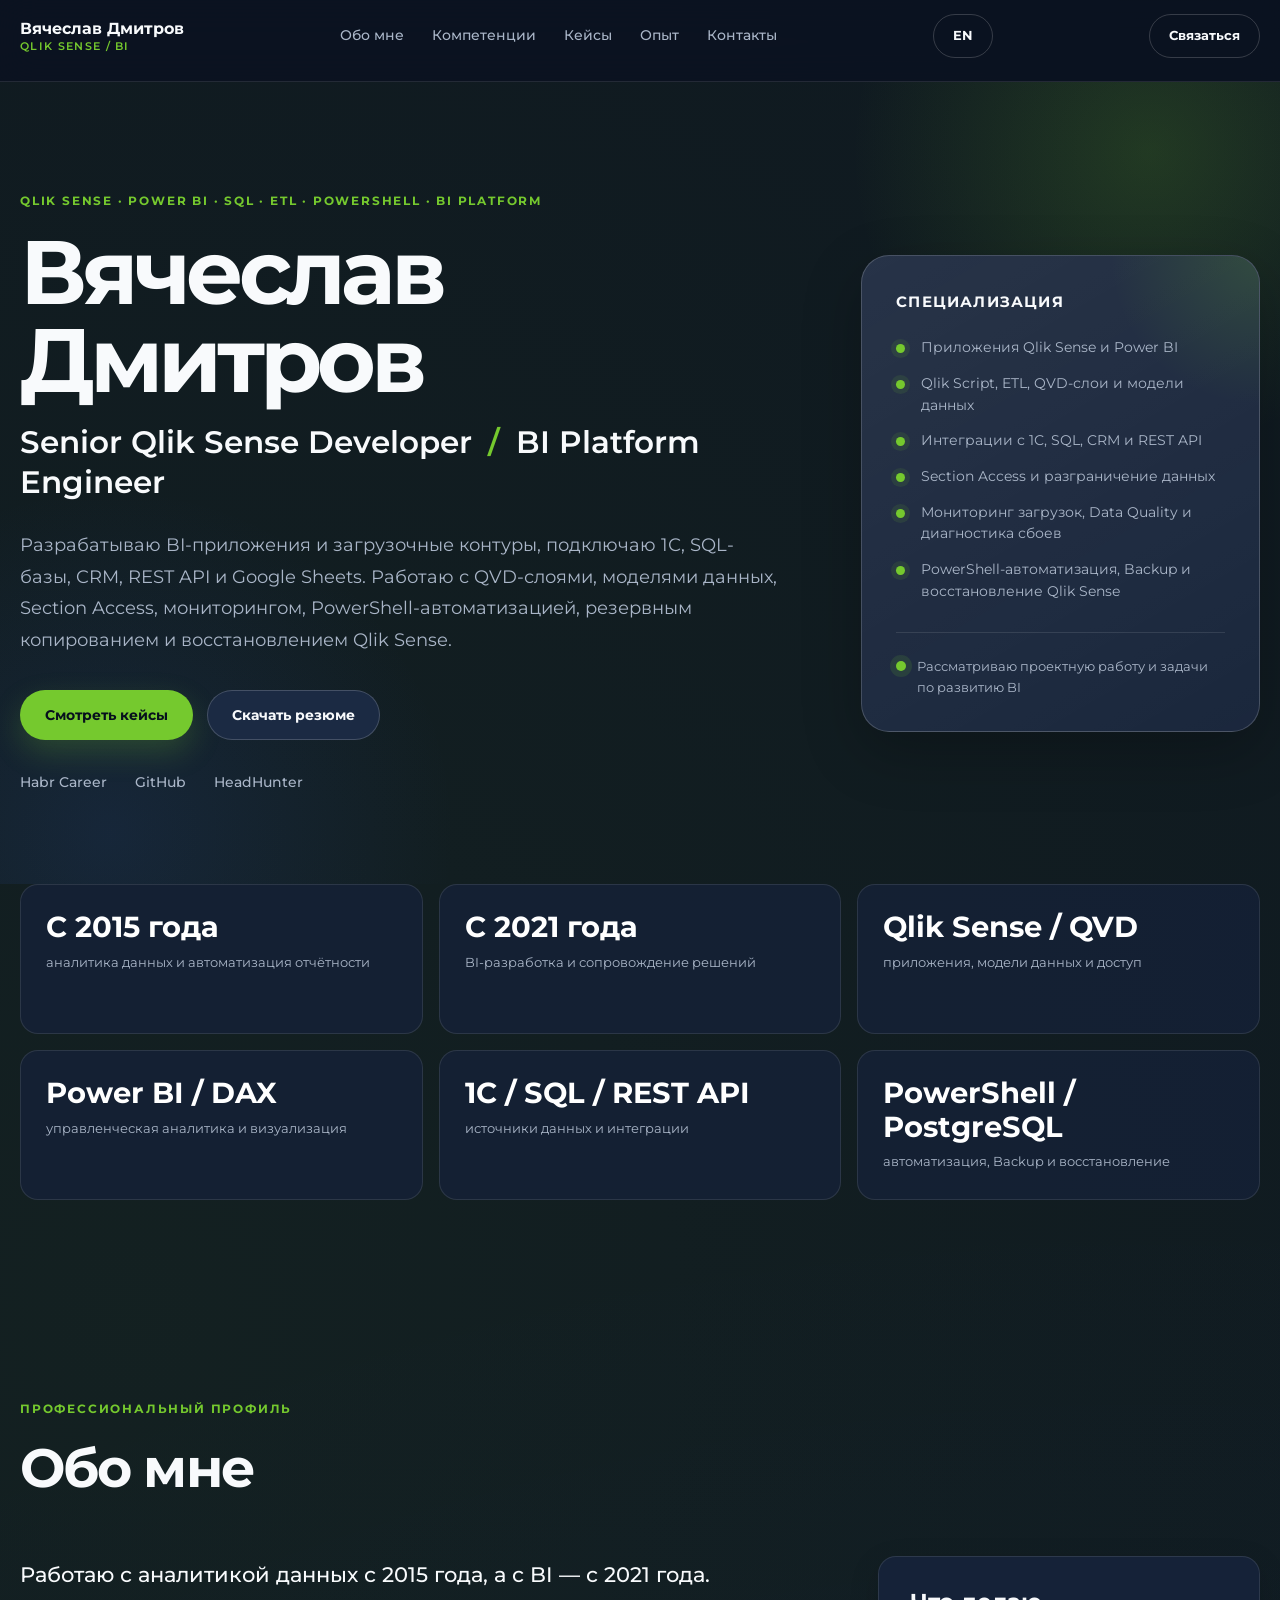
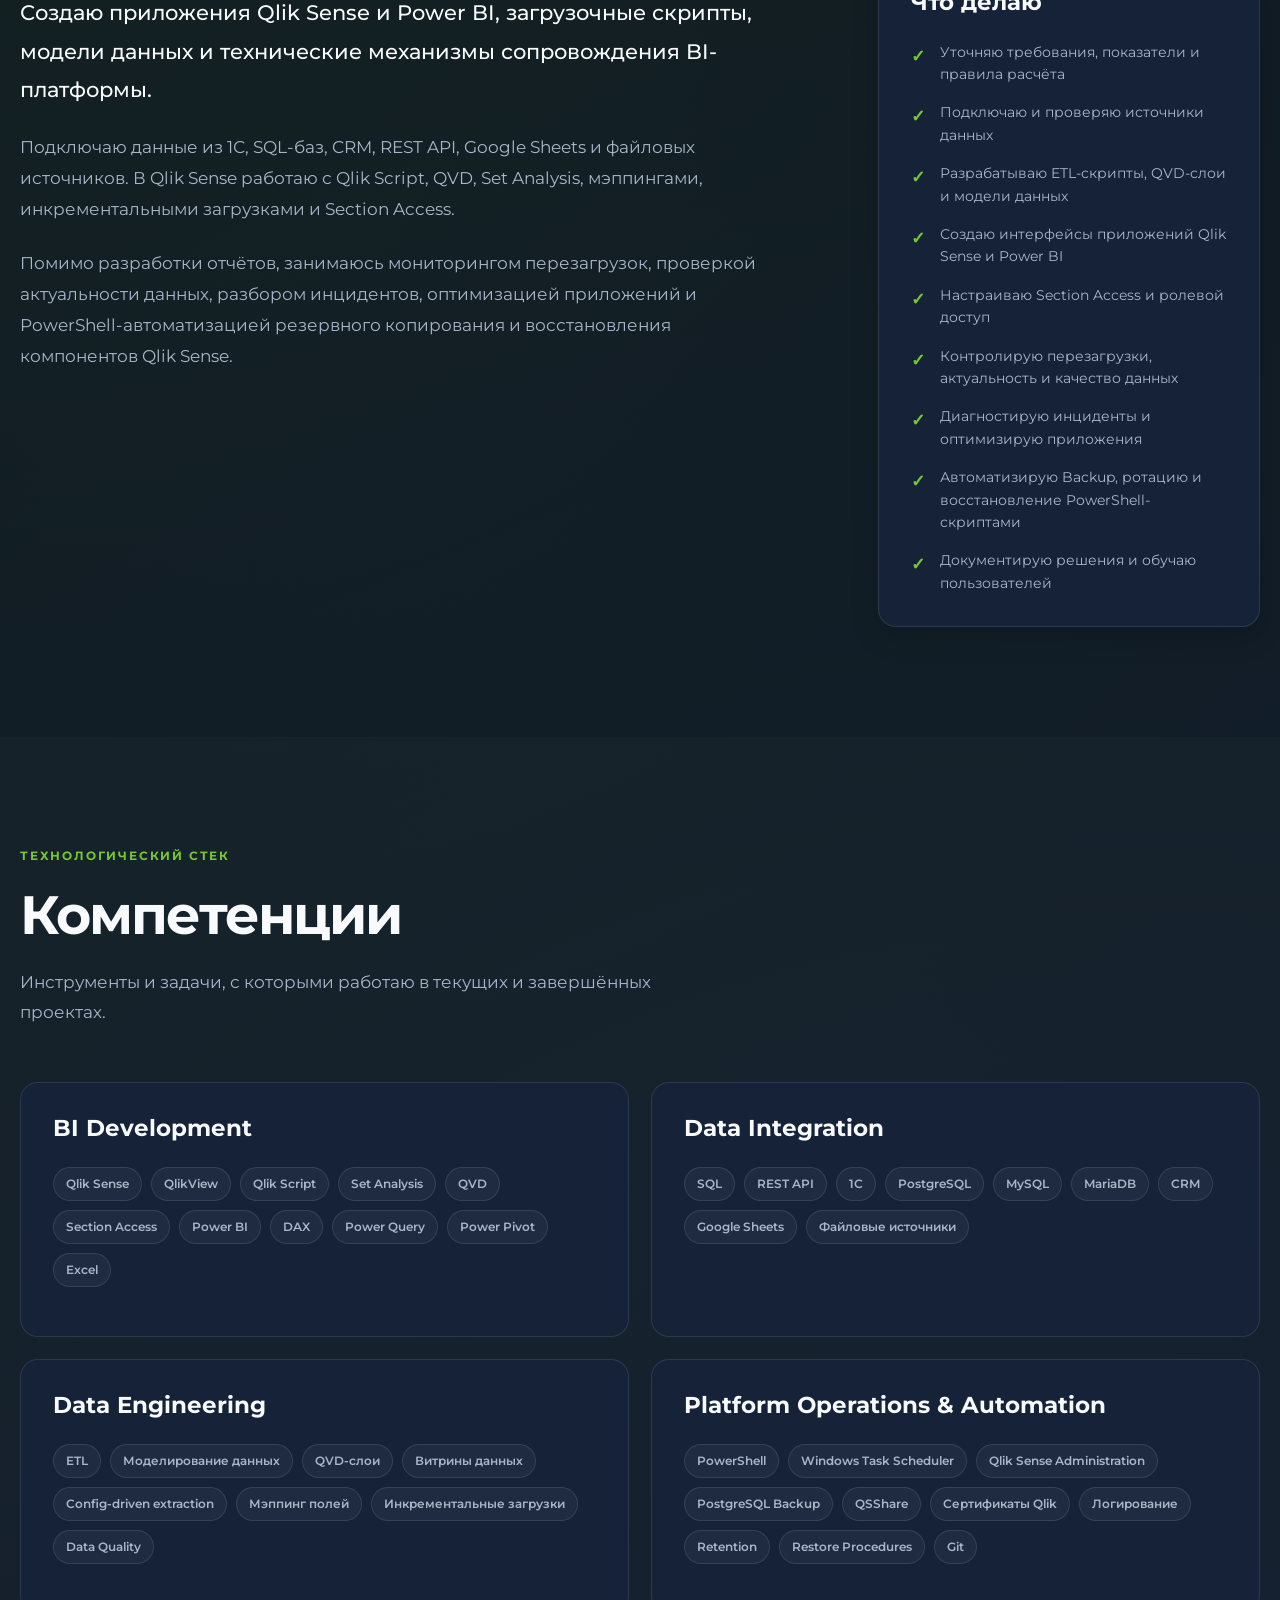
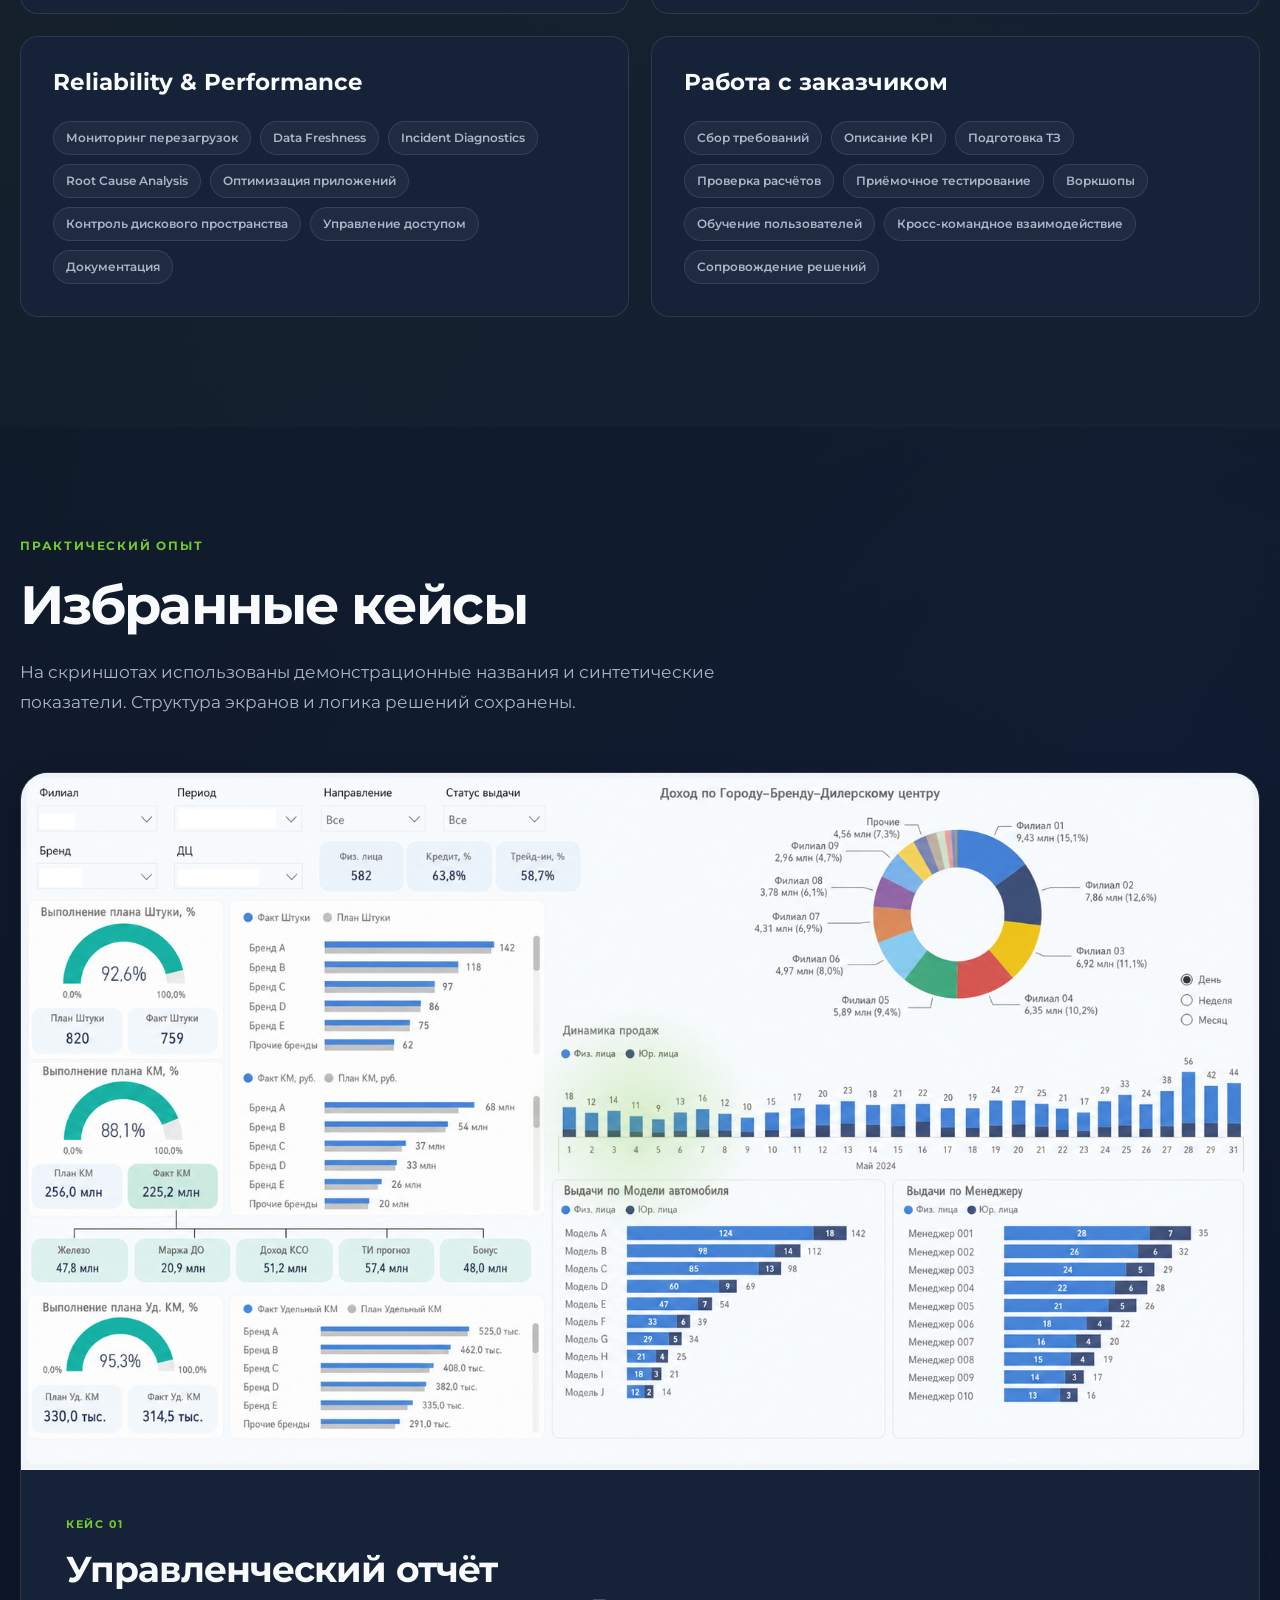
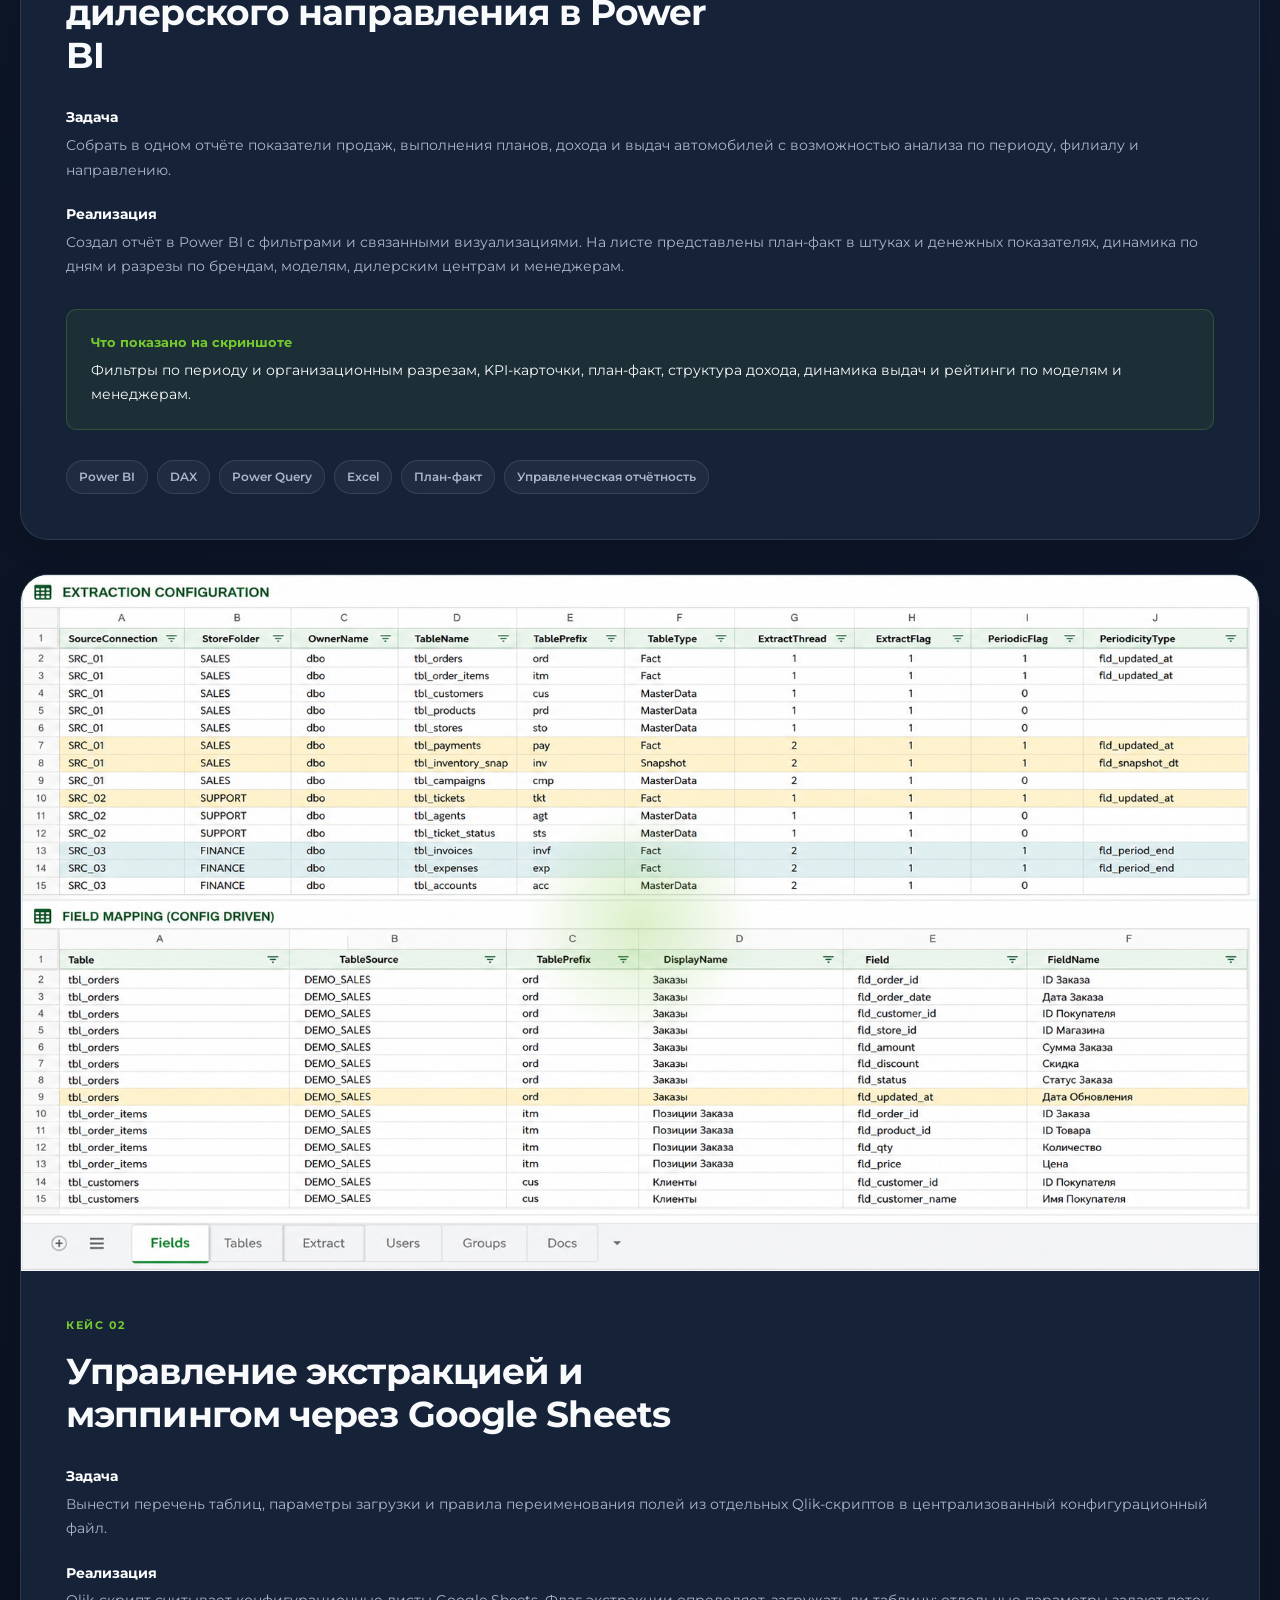
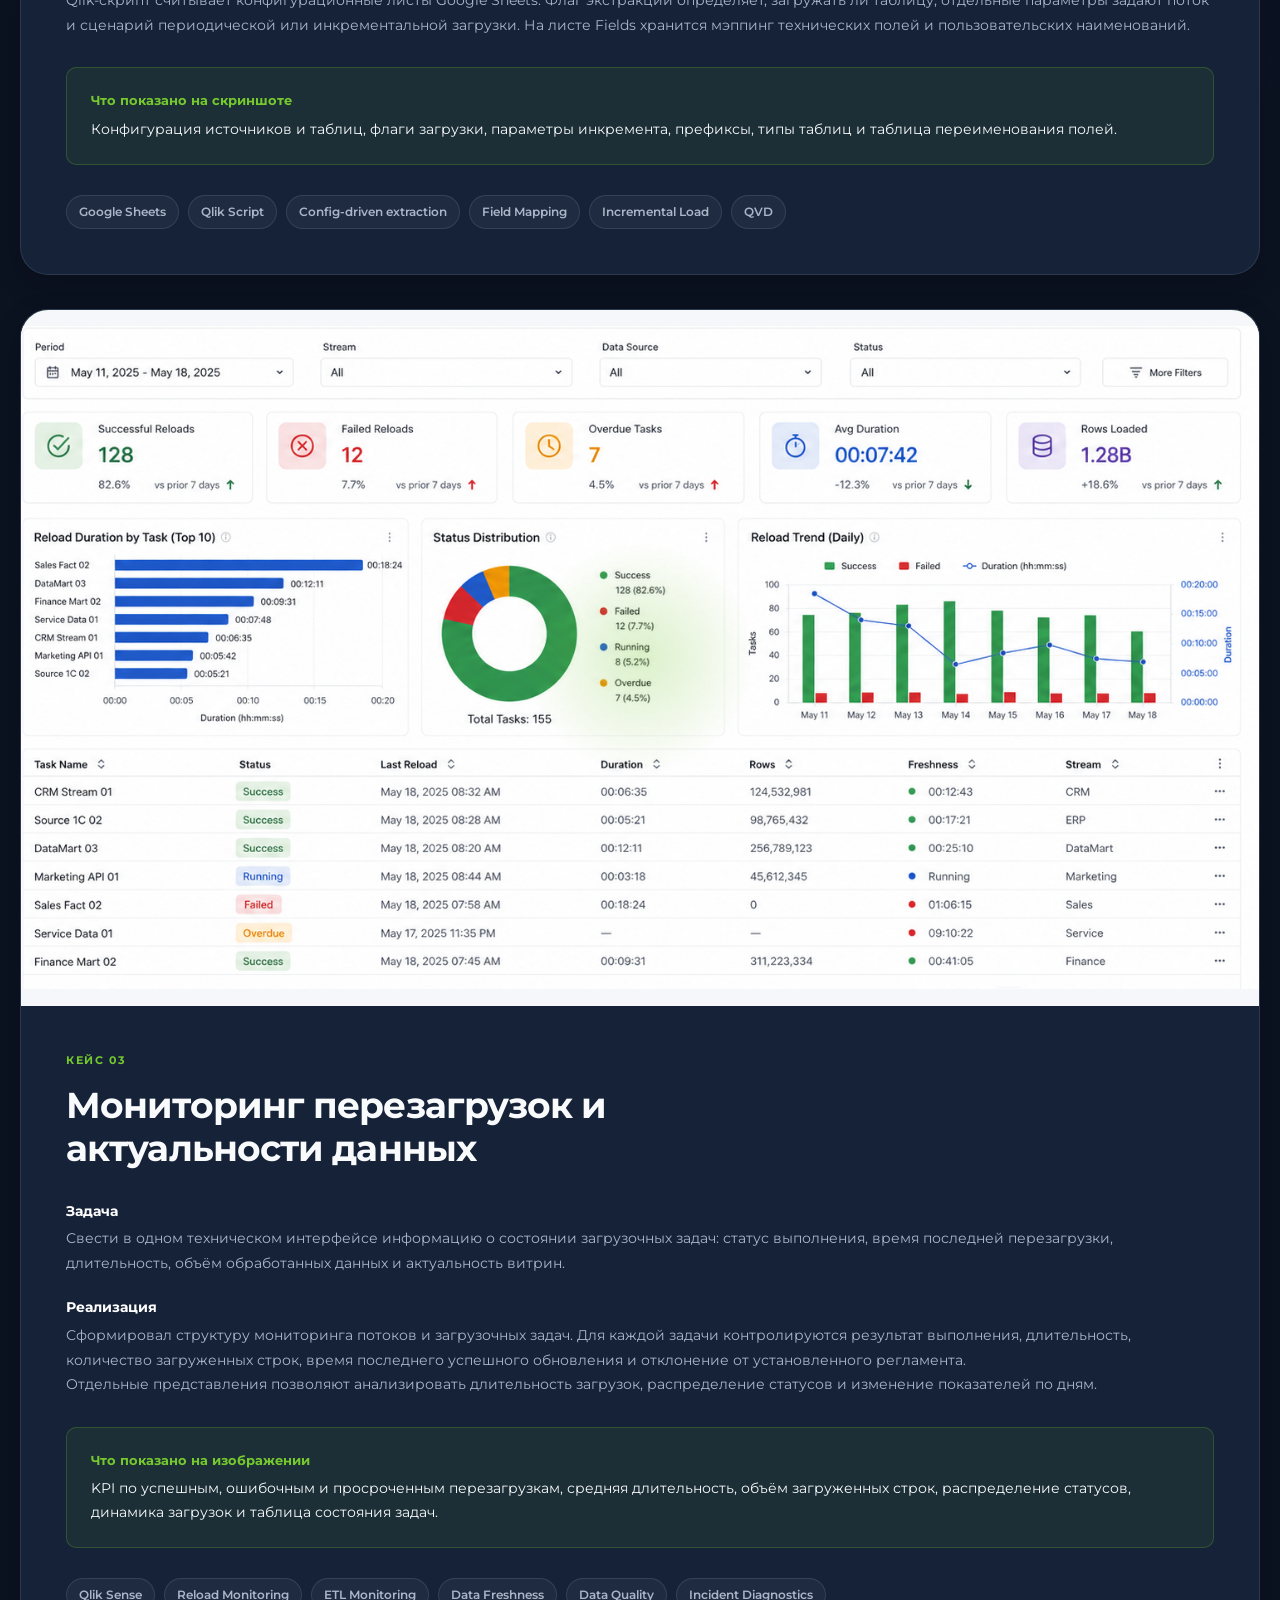
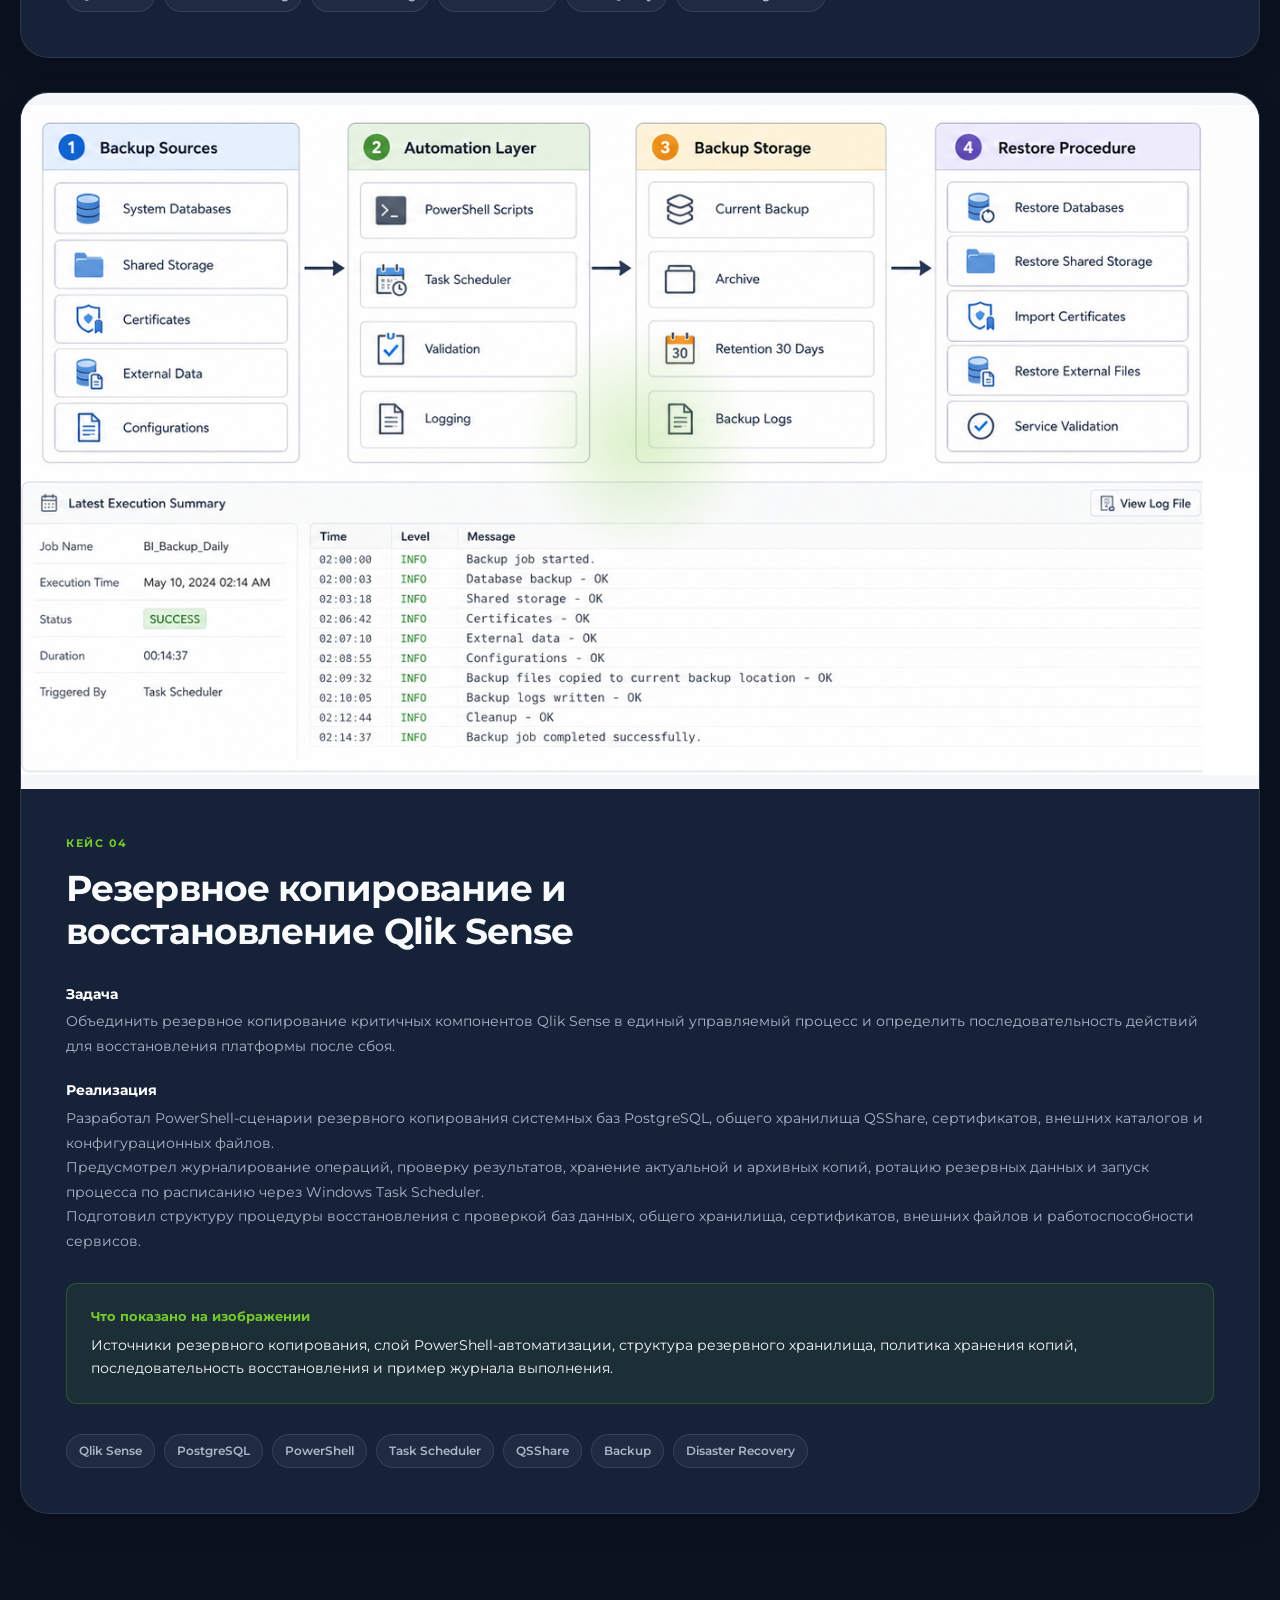
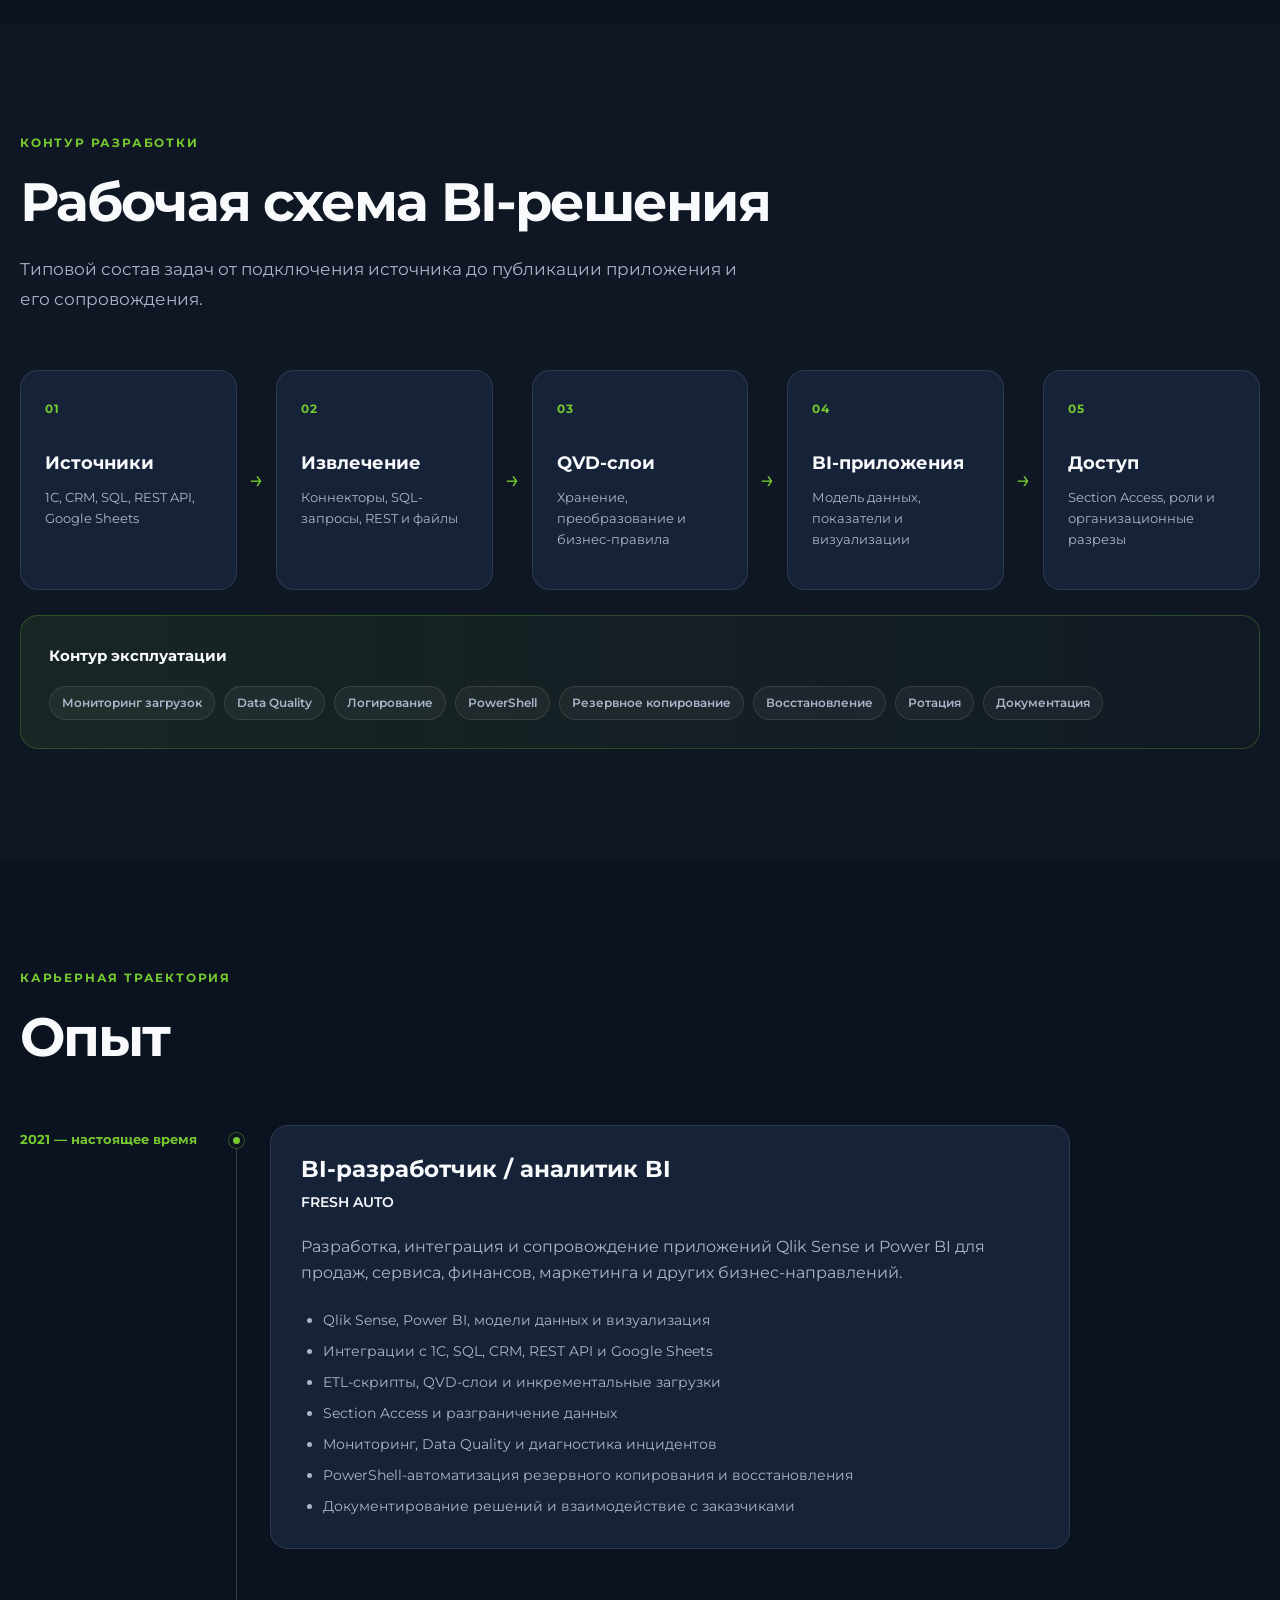
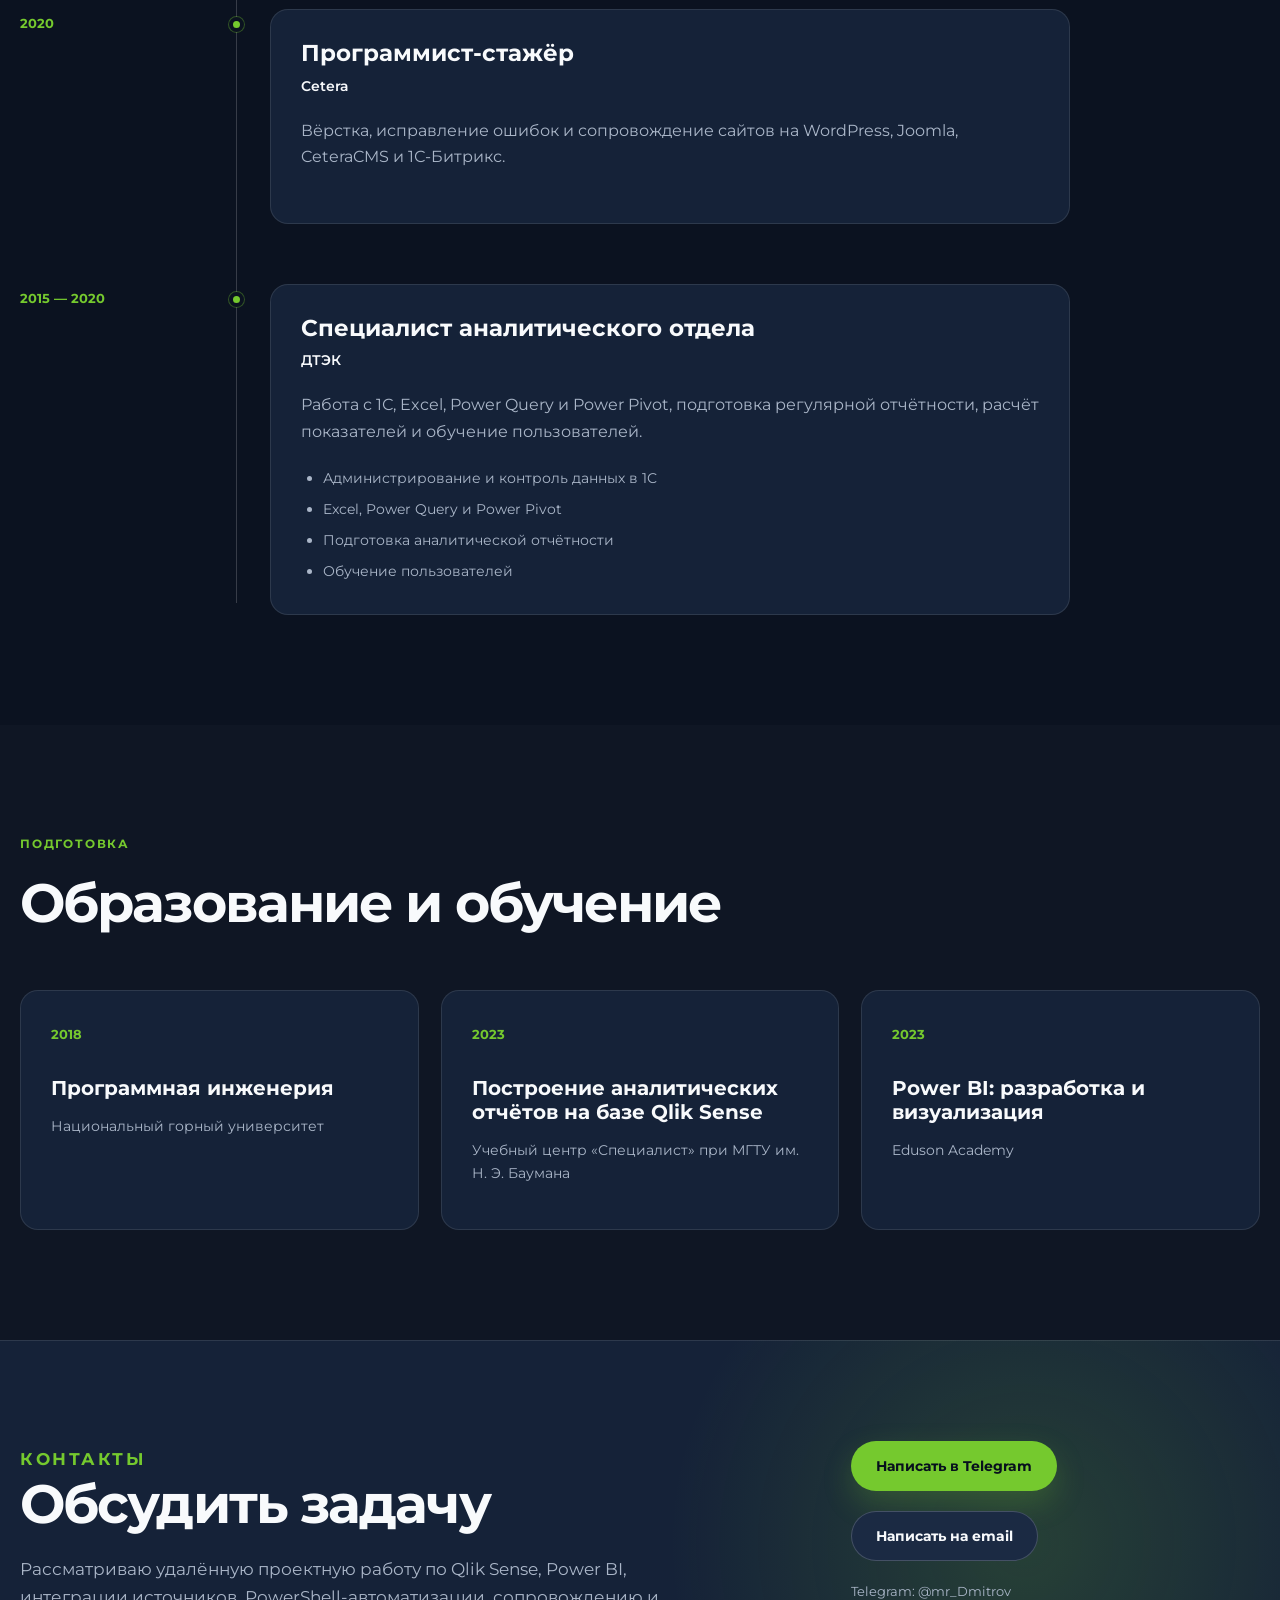
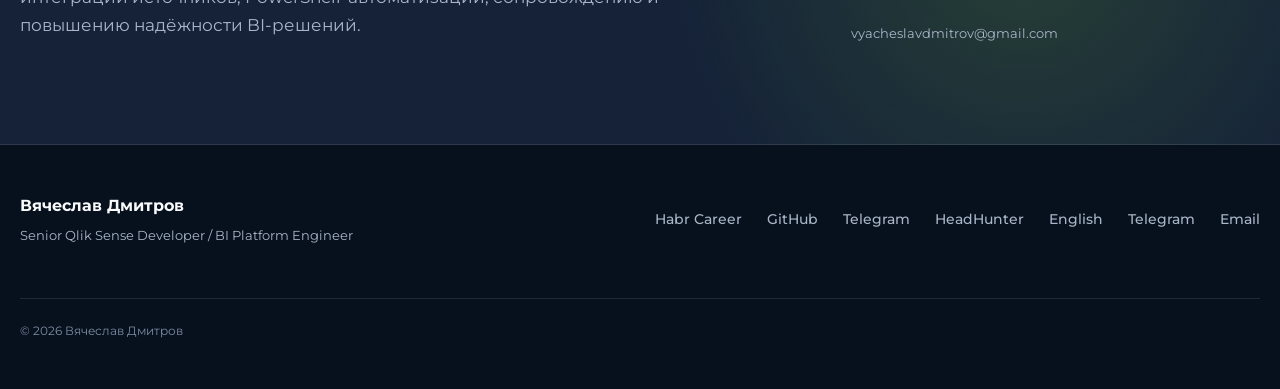
<file: index.html>
<!DOCTYPE html>
<html lang="ru">
 <head>
  <meta charset="utf-8"/>
  <meta content="width=device-width, initial-scale=1.0" name="viewport"/>
  <title>
   Вячеслав Дмитров — Senior Qlik Sense Developer / BI Platform Engineer
  </title>
  <meta content="Портфолио Вячеслава Дмитрова: Qlik Sense, Power BI, ETL, QVD, SQL, REST API, интеграции с 1С, PowerShell-автоматизация, мониторинг, резервное копирование и восстановление BI-платформы." name="description"/>
  <meta content="Вячеслав Дмитров" name="author"/>
  <meta content="#0f172a" name="theme-color"/>
  <link href="https://vyacheslavdmitrov.github.io/portfolio/" rel="canonical"/>
  <link href="https://vyacheslavdmitrov.github.io/portfolio/" hreflang="ru" rel="alternate"/>
  <link href="https://vyacheslavdmitrov.github.io/portfolio/eng/" hreflang="en" rel="alternate"/>
  <link href="https://vyacheslavdmitrov.github.io/portfolio/eng/" hreflang="x-default" rel="alternate"/>
  <meta content="Вячеслав Дмитров — Senior Qlik Sense Developer" property="og:title"/>
  <meta content="Qlik Sense, Power BI, ETL, QVD, SQL, REST API, интеграции с 1С и сопровождение BI-платформы." property="og:description"/>
  <meta content="website" property="og:type"/>
  <meta content="ru_RU" property="og:locale"/>
  <meta content="en_US" property="og:locale:alternate"/>
  <meta content="https://vyacheslavdmitrov.github.io/portfolio/" property="og:url"/>
  <meta content="https://vyacheslavdmitrov.github.io/portfolio/img/cases/powerbi-sales-dashboard.webp" property="og:image"/>
  <meta content="Управленческий отчёт в Power BI из портфолио Вячеслава Дмитрова" property="og:image:alt"/>
  <link href="https://fonts.googleapis.com" rel="preconnect"/>
  <link crossorigin="" href="https://fonts.gstatic.com" rel="preconnect"/>
  <link href="https://fonts.googleapis.com/css2?family=Montserrat:wght@400;500;600;700&amp;display=swap" rel="stylesheet"/>
  <link href="style.css" rel="stylesheet"/>
 </head>
 <body>
  <header class="page-header">
   <div class="container header-container">
    <a aria-label="Перейти в начало страницы" class="logo" href="#top">
     <span class="logo-name">
      Вячеслав Дмитров
     </span>
     <span class="logo-role">
      Qlik Sense / BI
     </span>
    </a>
    <nav aria-label="Основная навигация" class="main-navigation">
     <a href="#about">
      Обо мне
     </a>
     <a href="#skills">
      Компетенции
     </a>
     <a href="#cases">
      Кейсы
     </a>
     <a href="#experience">
      Опыт
     </a>
     <a href="#contacts">
      Контакты
     </a>
    </nav>
    <a aria-label="Open the English version" class="button button-small button-outline" href="eng/" hreflang="en" lang="en">
     EN
    </a>
    <a class="button button-small button-outline" href="mailto:vyacheslavdmitrov@gmail.com">
     Связаться
    </a>
   </div>
  </header>
  <main id="top">
   <section class="hero">
    <div class="container hero-container">
     <div class="hero-content">
      <p class="section-label">
       Qlik Sense · Power BI · SQL · ETL · PowerShell · BI Platform
      </p>
      <h1>
       Вячеслав Дмитров
      </h1>
      <p class="hero-role">
       Senior Qlik Sense Developer
       <span>
        /
       </span>
       BI Platform Engineer
      </p>
      <p class="hero-description">
       Разрабатываю BI-приложения и загрузочные контуры, подключаю 1С, SQL-базы, CRM, REST API и Google Sheets. Работаю с QVD-слоями, моделями данных, Section Access, мониторингом, PowerShell-автоматизацией, резервным копированием и восстановлением Qlik Sense.
      </p>
      <div class="hero-actions">
       <a class="button button-primary" href="#cases">
        Смотреть кейсы
       </a>
       <a class="button button-secondary" download="" href="assets/docs/vyacheslav-dmitrov-resume-ru.pdf" rel="noopener noreferrer" target="_blank">
        Скачать резюме
       </a>
      </div>
      <div class="hero-links">
       <a href="https://career.habr.com/mitro7" rel="noopener noreferrer" target="_blank">
        Habr Career
       </a>
       <a href="https://github.com/vyacheslavdmitrov" rel="noopener noreferrer" target="_blank">
        GitHub
       </a>
       <a href="https://rostov.hh.ru/resume/9851c2deff0911af680039ed1f31436a314e34" rel="noopener noreferrer" target="_blank">
        HeadHunter
       </a>
      </div>
     </div>
     <aside aria-label="Специализация" class="hero-card">
      <p class="hero-card-title">
       Специализация
      </p>
      <ul class="hero-specialization">
       <li>
        Приложения Qlik Sense и Power BI
       </li>
       <li>
        Qlik Script, ETL, QVD-слои и модели данных
       </li>
       <li>
        Интеграции с 1С, SQL, CRM и REST API
       </li>
       <li>
        Section Access и разграничение данных
       </li>
       <li>
        Мониторинг загрузок, Data Quality и диагностика сбоев
       </li>
       <li>
        PowerShell-автоматизация, Backup и восстановление Qlik Sense
       </li>
      </ul>
      <div class="availability">
       <span aria-hidden="true" class="availability-indicator">
       </span>
       Рассматриваю проектную работу и задачи по развитию BI
      </div>
     </aside>
    </div>
   </section>
   <section aria-label="Основные направления работы" class="metrics">
    <div class="container metrics-grid">
     <article class="metric-card">
      <strong>
       С 2015 года
      </strong>
      <span>
       аналитика данных и автоматизация отчётности
      </span>
     </article>
     <article class="metric-card">
      <strong>
       С 2021 года
      </strong>
      <span>
       BI-разработка и сопровождение решений
      </span>
     </article>
     <article class="metric-card">
      <strong>
       Qlik Sense / QVD
      </strong>
      <span>
       приложения, модели данных и доступ
      </span>
     </article>
     <article class="metric-card">
      <strong>
       Power BI / DAX
      </strong>
      <span>
       управленческая аналитика и визуализация
      </span>
     </article>
     <article class="metric-card">
      <strong>
       1С / SQL / REST API
      </strong>
      <span>
       источники данных и интеграции
      </span>
     </article>
     <article class="metric-card">
      <strong>
       PowerShell / PostgreSQL
      </strong>
      <span>
       автоматизация, Backup и восстановление
      </span>
     </article>
    </div>
   </section>
   <section class="section about" id="about">
    <div class="container">
     <div class="section-heading">
      <p class="section-label">
       Профессиональный профиль
      </p>
      <h2>
       Обо мне
      </h2>
     </div>
     <div class="about-grid">
      <div class="about-content">
       <p class="about-lead">
        Работаю с аналитикой данных с 2015 года, а с BI — с 2021 года. Создаю приложения Qlik Sense и Power BI, загрузочные скрипты, модели данных и технические механизмы сопровождения BI-платформы.
       </p>
       <p>
        Подключаю данные из 1С, SQL-баз, CRM, REST API, Google Sheets и файловых источников. В Qlik Sense работаю с Qlik Script, QVD, Set Analysis, мэппингами, инкрементальными загрузками и Section Access.
       </p>
       <p>
        Помимо разработки отчётов, занимаюсь мониторингом перезагрузок, проверкой актуальности данных, разбором инцидентов, оптимизацией приложений и PowerShell-автоматизацией резервного копирования и восстановления компонентов Qlik Sense.
       </p>
      </div>
      <div class="principles-card">
       <h3>
        Что делаю
       </h3>
       <ul class="check-list">
        <li>
         Уточняю требования, показатели и правила расчёта
        </li>
        <li>
         Подключаю и проверяю источники данных
        </li>
        <li>
         Разрабатываю ETL-скрипты, QVD-слои и модели данных
        </li>
        <li>
         Создаю интерфейсы приложений Qlik Sense и Power BI
        </li>
        <li>
         Настраиваю Section Access и ролевой доступ
        </li>
        <li>
         Контролирую перезагрузки, актуальность и качество данных
        </li>
        <li>
         Диагностирую инциденты и оптимизирую приложения
        </li>
        <li>
         Автоматизирую Backup, ротацию и восстановление PowerShell-скриптами
        </li>
        <li>
         Документирую решения и обучаю пользователей
        </li>
       </ul>
      </div>
     </div>
    </div>
   </section>
   <section class="section skills-section" id="skills">
    <div class="container">
     <div class="section-heading">
      <p class="section-label">
       Технологический стек
      </p>
      <h2>
       Компетенции
      </h2>
      <p>
       Инструменты и задачи, с которыми работаю
              в текущих и завершённых проектах.
      </p>
     </div>
     <div class="skills-grid">
      <article class="skill-card">
       <h3>
        BI Development
       </h3>
       <div class="tags">
        <span>
         Qlik Sense
        </span>
        <span>
         QlikView
        </span>
        <span>
         Qlik Script
        </span>
        <span>
         Set Analysis
        </span>
        <span>
         QVD
        </span>
        <span>
         Section Access
        </span>
        <span>
         Power BI
        </span>
        <span>
         DAX
        </span>
        <span>
         Power Query
        </span>
        <span>
         Power Pivot
        </span>
        <span>
         Excel
        </span>
       </div>
      </article>
      <article class="skill-card">
       <h3>
        Data Integration
       </h3>
       <div class="tags">
        <span>
         SQL
        </span>
        <span>
         REST API
        </span>
        <span>
         1С
        </span>
        <span>
         PostgreSQL
        </span>
        <span>
         MySQL
        </span>
        <span>
         MariaDB
        </span>
        <span>
         CRM
        </span>
        <span>
         Google Sheets
        </span>
        <span>
         Файловые источники
        </span>
       </div>
      </article>
      <article class="skill-card">
       <h3>
        Data Engineering
       </h3>
       <div class="tags">
        <span>
         ETL
        </span>
        <span>
         Моделирование данных
        </span>
        <span>
         QVD-слои
        </span>
        <span>
         Витрины данных
        </span>
        <span>
         Config-driven extraction
        </span>
        <span>
         Мэппинг полей
        </span>
        <span>
         Инкрементальные загрузки
        </span>
        <span>
         Data Quality
        </span>
       </div>
      </article>
      <article class="skill-card">
       <h3>
        Platform Operations &amp; Automation
       </h3>
       <div class="tags">
        <span>
         PowerShell
        </span>
        <span>
         Windows Task Scheduler
        </span>
        <span>
         Qlik Sense Administration
        </span>
        <span>
         PostgreSQL Backup
        </span>
        <span>
         QSShare
        </span>
        <span>
         Сертификаты Qlik
        </span>
        <span>
         Логирование
        </span>
        <span>
         Retention
        </span>
        <span>
         Restore Procedures
        </span>
        <span>
         Git
        </span>
       </div>
      </article>
      <article class="skill-card">
       <h3>
        Reliability &amp; Performance
       </h3>
       <div class="tags">
        <span>
         Мониторинг перезагрузок
        </span>
        <span>
         Data Freshness
        </span>
        <span>
         Incident Diagnostics
        </span>
        <span>
         Root Cause Analysis
        </span>
        <span>
         Оптимизация приложений
        </span>
        <span>
         Контроль дискового пространства
        </span>
        <span>
         Управление доступом
        </span>
        <span>
         Документация
        </span>
       </div>
      </article>
      <article class="skill-card">
       <h3>
        Работа с заказчиком
       </h3>
       <div class="tags">
        <span>
         Сбор требований
        </span>
        <span>
         Описание KPI
        </span>
        <span>
         Подготовка ТЗ
        </span>
        <span>
         Проверка расчётов
        </span>
        <span>
         Приёмочное тестирование
        </span>
        <span>
         Воркшопы
        </span>
        <span>
         Обучение пользователей
        </span>
        <span>
         Кросс-командное взаимодействие
        </span>
        <span>
         Сопровождение решений
        </span>
       </div>
      </article>
     </div>
    </div>
   </section>
   <section class="section cases-section" id="cases">
    <div class="container">
     <div class="section-heading">
      <p class="section-label">
       Практический опыт
      </p>
      <h2>
       Избранные кейсы
      </h2>
      <p>
       На скриншотах использованы демонстрационные названия
              и синтетические показатели. Структура экранов
              и логика решений сохранены.
      </p>
     </div>
     <div class="cases-list">
      <article class="case-card">
       <div class="case-media">
        <img alt="Обезличенный управленческий отчёт в Power BI" decoding="async" height="900" loading="lazy" src="img/cases/powerbi-sales-dashboard.webp" width="1600"/>
       </div>
       <div class="case-content">
        <p class="case-number">
         Кейс 01
        </p>
        <h3>
         Управленческий отчёт дилерского направления
                  в Power BI
        </h3>
        <div class="case-section">
         <h4>
          Задача
         </h4>
         <p>
          Собрать в одном отчёте показатели продаж,
                    выполнения планов, дохода и выдач автомобилей
                    с возможностью анализа по периоду,
                    филиалу и направлению.
         </p>
        </div>
        <div class="case-section">
         <h4>
          Реализация
         </h4>
         <p>
          Создал отчёт в Power BI с фильтрами
                    и связанными визуализациями. На листе представлены
                    план-факт в штуках и денежных показателях,
                    динамика по дням и разрезы по брендам,
                    моделям, дилерским центрам и менеджерам.
         </p>
        </div>
        <div class="case-result">
         <strong>
          Что показано на скриншоте
         </strong>
         <p>
          Фильтры по периоду и организационным разрезам,
                    KPI-карточки, план-факт, структура дохода,
                    динамика выдач и рейтинги по моделям
                    и менеджерам.
         </p>
        </div>
        <div class="case-stack">
         <span>
          Power BI
         </span>
         <span>
          DAX
         </span>
         <span>
          Power Query
         </span>
         <span>
          Excel
         </span>
         <span>
          План-факт
         </span>
         <span>
          Управленческая отчётность
         </span>
        </div>
       </div>
      </article>
      <article class="case-card">
       <div class="case-media">
        <img alt="Обезличенная конфигурация экстракции и мэппинга" decoding="async" height="900" loading="lazy" src="img/cases/config-driven-extract.webp" width="1600"/>
       </div>
       <div class="case-content">
        <p class="case-number">
         Кейс 02
        </p>
        <h3>
         Управление экстракцией и мэппингом
                  через Google Sheets
        </h3>
        <div class="case-section">
         <h4>
          Задача
         </h4>
         <p>
          Вынести перечень таблиц, параметры загрузки
                    и правила переименования полей
                    из отдельных Qlik-скриптов
                    в централизованный конфигурационный файл.
         </p>
        </div>
        <div class="case-section">
         <h4>
          Реализация
         </h4>
         <p>
          Qlik-скрипт считывает конфигурационные листы
                    Google Sheets. Флаг экстракции определяет,
                    загружать ли таблицу; отдельные параметры задают
                    поток и сценарий периодической или инкрементальной
                    загрузки. На листе Fields хранится мэппинг
                    технических полей и пользовательских наименований.
         </p>
        </div>
        <div class="case-result">
         <strong>
          Что показано на скриншоте
         </strong>
         <p>
          Конфигурация источников и таблиц,
                    флаги загрузки, параметры инкремента,
                    префиксы, типы таблиц и таблица
                    переименования полей.
         </p>
        </div>
        <div class="case-stack">
         <span>
          Google Sheets
         </span>
         <span>
          Qlik Script
         </span>
         <span>
          Config-driven extraction
         </span>
         <span>
          Field Mapping
         </span>
         <span>
          Incremental Load
         </span>
         <span>
          QVD
         </span>
        </div>
       </div>
      </article>
      <article class="case-card">
       <div class="case-media">
        <img alt="Демонстрационный экран мониторинга перезагрузок и актуальности данных" decoding="async" height="941" loading="lazy" src="img/cases/qlik-reload-monitoring.png" width="1672"/>
       </div>
       <div class="case-content">
        <p class="case-number">
         Кейс 03
        </p>
        <h3>
         Мониторинг перезагрузок и актуальности данных
        </h3>
        <div class="case-section">
         <h4>
          Задача
         </h4>
         <p>
          Свести в одном техническом интерфейсе информацию о состоянии загрузочных задач: статус выполнения, время последней перезагрузки, длительность, объём обработанных данных и актуальность витрин.
         </p>
        </div>
        <div class="case-section">
         <h4>
          Реализация
         </h4>
         <p>
          Сформировал структуру мониторинга потоков и загрузочных задач. Для каждой задачи контролируются результат выполнения, длительность, количество загруженных строк, время последнего успешного обновления и отклонение от установленного регламента.
         </p>
         <p>
          Отдельные представления позволяют анализировать длительность загрузок, распределение статусов и изменение показателей по дням.
         </p>
        </div>
        <div class="case-result">
         <strong>
          Что показано на изображении
         </strong>
         <p>
          KPI по успешным, ошибочным и просроченным перезагрузкам, средняя длительность, объём загруженных строк, распределение статусов, динамика загрузок и таблица состояния задач.
         </p>
        </div>
        <div class="case-stack">
         <span>
          Qlik Sense
         </span>
         <span>
          Reload Monitoring
         </span>
         <span>
          ETL Monitoring
         </span>
         <span>
          Data Freshness
         </span>
         <span>
          Data Quality
         </span>
         <span>
          Incident Diagnostics
         </span>
        </div>
       </div>
      </article>
      <article class="case-card">
       <div class="case-media">
        <img alt="Демонстрационная схема резервного копирования и восстановления Qlik Sense" decoding="async" height="941" loading="lazy" src="img/cases/qlik-backup-recovery.png" width="1672"/>
       </div>
       <div class="case-content">
        <p class="case-number">
         Кейс 04
        </p>
        <h3>
         Резервное копирование и восстановление Qlik Sense
        </h3>
        <div class="case-section">
         <h4>
          Задача
         </h4>
         <p>
          Объединить резервное копирование критичных компонентов Qlik Sense в единый управляемый процесс и определить последовательность действий для восстановления платформы после сбоя.
         </p>
        </div>
        <div class="case-section">
         <h4>
          Реализация
         </h4>
         <p>
          Разработал PowerShell-сценарии резервного копирования системных баз PostgreSQL, общего хранилища QSShare, сертификатов, внешних каталогов и конфигурационных файлов.
         </p>
         <p>
          Предусмотрел журналирование операций, проверку результатов, хранение актуальной и архивных копий, ротацию резервных данных и запуск процесса по расписанию через Windows Task Scheduler.
         </p>
         <p>
          Подготовил структуру процедуры восстановления с проверкой баз данных, общего хранилища, сертификатов, внешних файлов и работоспособности сервисов.
         </p>
        </div>
        <div class="case-result">
         <strong>
          Что показано на изображении
         </strong>
         <p>
          Источники резервного копирования, слой PowerShell-автоматизации, структура резервного хранилища, политика хранения копий, последовательность восстановления и пример журнала выполнения.
         </p>
        </div>
        <div class="case-stack">
         <span>
          Qlik Sense
         </span>
         <span>
          PostgreSQL
         </span>
         <span>
          PowerShell
         </span>
         <span>
          Task Scheduler
         </span>
         <span>
          QSShare
         </span>
         <span>
          Backup
         </span>
         <span>
          Disaster Recovery
         </span>
        </div>
       </div>
      </article>
     </div>
    </div>
   </section>
   <section class="section architecture-section">
    <div class="container">
     <div class="section-heading">
      <p class="section-label">
       Контур разработки
      </p>
      <h2>
       Рабочая схема BI-решения
      </h2>
      <p>
       Типовой состав задач от подключения источника
              до публикации приложения и его сопровождения.
      </p>
     </div>
     <div class="architecture-flow">
      <article class="architecture-step">
       <span class="architecture-number">
        01
       </span>
       <h3>
        Источники
       </h3>
       <p>
        1С, CRM, SQL, REST API, Google Sheets
       </p>
      </article>
      <span aria-hidden="true" class="architecture-arrow">
       →
      </span>
      <article class="architecture-step">
       <span class="architecture-number">
        02
       </span>
       <h3>
        Извлечение
       </h3>
       <p>
        Коннекторы, SQL-запросы, REST и файлы
       </p>
      </article>
      <span aria-hidden="true" class="architecture-arrow">
       →
      </span>
      <article class="architecture-step">
       <span class="architecture-number">
        03
       </span>
       <h3>
        QVD-слои
       </h3>
       <p>
        Хранение, преобразование и бизнес-правила
       </p>
      </article>
      <span aria-hidden="true" class="architecture-arrow">
       →
      </span>
      <article class="architecture-step">
       <span class="architecture-number">
        04
       </span>
       <h3>
        BI-приложения
       </h3>
       <p>
        Модель данных, показатели и визуализации
       </p>
      </article>
      <span aria-hidden="true" class="architecture-arrow">
       →
      </span>
      <article class="architecture-step">
       <span class="architecture-number">
        05
       </span>
       <h3>
        Доступ
       </h3>
       <p>
        Section Access, роли и организационные разрезы
       </p>
      </article>
     </div>
     <div class="platform-layer">
      <strong>
       Контур эксплуатации
      </strong>
      <div class="tags">
       <span>
        Мониторинг загрузок
       </span>
       <span>
        Data Quality
       </span>
       <span>
        Логирование
       </span>
       <span>
        PowerShell
       </span>
       <span>
        Резервное копирование
       </span>
       <span>
        Восстановление
       </span>
       <span>
        Ротация
       </span>
       <span>
        Документация
       </span>
      </div>
     </div>
    </div>
   </section>
   <section class="section experience-section" id="experience">
    <div class="container">
     <div class="section-heading">
      <p class="section-label">
       Карьерная траектория
      </p>
      <h2>
       Опыт
      </h2>
     </div>
     <div class="timeline">
      <article class="timeline-item">
       <div class="timeline-period">
        2021 — настоящее время
       </div>
       <div class="timeline-content">
        <h3>
         BI-разработчик / аналитик BI
        </h3>
        <p class="timeline-company">
         FRESH AUTO
        </p>
        <p>
         Разработка, интеграция и сопровождение приложений Qlik Sense и Power BI для продаж, сервиса, финансов, маркетинга и других бизнес-направлений.
        </p>
        <ul>
         <li>
          Qlik Sense, Power BI, модели данных и визуализация
         </li>
         <li>
          Интеграции с 1С, SQL, CRM, REST API и Google Sheets
         </li>
         <li>
          ETL-скрипты, QVD-слои и инкрементальные загрузки
         </li>
         <li>
          Section Access и разграничение данных
         </li>
         <li>
          Мониторинг, Data Quality и диагностика инцидентов
         </li>
         <li>
          PowerShell-автоматизация резервного копирования и восстановления
         </li>
         <li>
          Документирование решений и взаимодействие с заказчиками
         </li>
        </ul>
       </div>
      </article>
      <article class="timeline-item">
       <div class="timeline-period">
        2020
       </div>
       <div class="timeline-content">
        <h3>
         Программист-стажёр
        </h3>
        <p class="timeline-company">
         Cetera
        </p>
        <p>
         Вёрстка, исправление ошибок
                  и сопровождение сайтов на WordPress,
                  Joomla, CeteraCMS и 1С-Битрикс.
        </p>
       </div>
      </article>
      <article class="timeline-item">
       <div class="timeline-period">
        2015 — 2020
       </div>
       <div class="timeline-content">
        <h3>
         Специалист аналитического отдела
        </h3>
        <p class="timeline-company">
         ДТЭК
        </p>
        <p>
         Работа с 1С, Excel, Power Query и Power Pivot,
                  подготовка регулярной отчётности,
                  расчёт показателей и обучение пользователей.
        </p>
        <ul>
         <li>
          Администрирование и контроль данных в 1С
         </li>
         <li>
          Excel, Power Query и Power Pivot
         </li>
         <li>
          Подготовка аналитической отчётности
         </li>
         <li>
          Обучение пользователей
         </li>
        </ul>
       </div>
      </article>
     </div>
    </div>
   </section>
   <section class="section education-section">
    <div class="container">
     <div class="section-heading">
      <p class="section-label">
       Подготовка
      </p>
      <h2>
       Образование и обучение
      </h2>
     </div>
     <div class="education-grid">
      <article class="education-card">
       <span class="education-year">
        2018
       </span>
       <h3>
        Программная инженерия
       </h3>
       <p>
        Национальный горный университет
       </p>
      </article>
      <article class="education-card">
       <span class="education-year">
        2023
       </span>
       <h3>
        Построение аналитических отчётов
                на базе Qlik Sense
       </h3>
       <p>
        Учебный центр «Специалист»
                при МГТУ им. Н. Э. Баумана
       </p>
      </article>
      <article class="education-card">
       <span class="education-year">
        2023
       </span>
       <h3>
        Power BI: разработка и визуализация
       </h3>
       <p>
        Eduson Academy
       </p>
      </article>
     </div>
    </div>
   </section>
   <section class="contact-section" id="contacts">
    <div class="container contact-container">
     <div>
      <p class="section-label">
       Контакты
      </p>
      <h2>
       Обсудить задачу
      </h2>
      <p>
       Рассматриваю удалённую проектную работу по Qlik Sense, Power BI, интеграции источников, PowerShell-автоматизации, сопровождению и повышению надёжности BI-решений.
      </p>
     </div>
     <div class="contact-actions">
      <a class="button button-primary" href="https://t.me/mr_Dmitrov" rel="noopener noreferrer" target="_blank">
       Написать в Telegram
      </a>
      <a class="button button-secondary" href="mailto:vyacheslavdmitrov@gmail.com">
       Написать на email
      </a>
      <a class="contact-email" href="https://t.me/mr_Dmitrov" rel="noopener noreferrer" target="_blank">
       Telegram: @mr_Dmitrov
      </a>
      <a class="contact-email" href="mailto:vyacheslavdmitrov@gmail.com">
       vyacheslavdmitrov@gmail.com
      </a>
     </div>
    </div>
   </section>
  </main>
  <footer class="page-footer">
   <div class="container footer-container">
    <div>
     <strong>
      Вячеслав Дмитров
     </strong>
     <p>
      Senior Qlik Sense Developer / BI Platform Engineer
     </p>
    </div>
    <div class="footer-links">
     <a href="https://career.habr.com/mitro7" rel="noopener noreferrer" target="_blank">
      Habr Career
     </a>
     <a href="https://github.com/vyacheslavdmitrov" rel="noopener noreferrer" target="_blank">
      GitHub
     </a>
     <a href="https://t.me/mr_Dmitrov" rel="noopener noreferrer" target="_blank">
      Telegram
     </a>
     <a href="https://rostov.hh.ru/resume/9851c2deff0911af680039ed1f31436a314e34" rel="noopener noreferrer" target="_blank">
      HeadHunter
     </a>
     <a href="eng/" hreflang="en" lang="en">
      English
     </a>
     <a href="https://t.me/mr_Dmitrov" rel="noopener noreferrer" target="_blank">
      Telegram
     </a>
     <a href="mailto:vyacheslavdmitrov@gmail.com">
      Email
     </a>
    </div>
    <p class="copyright">
     © 2026 Вячеслав Дмитров
    </p>
   </div>
  </footer>
 </body>
</html>
</file>
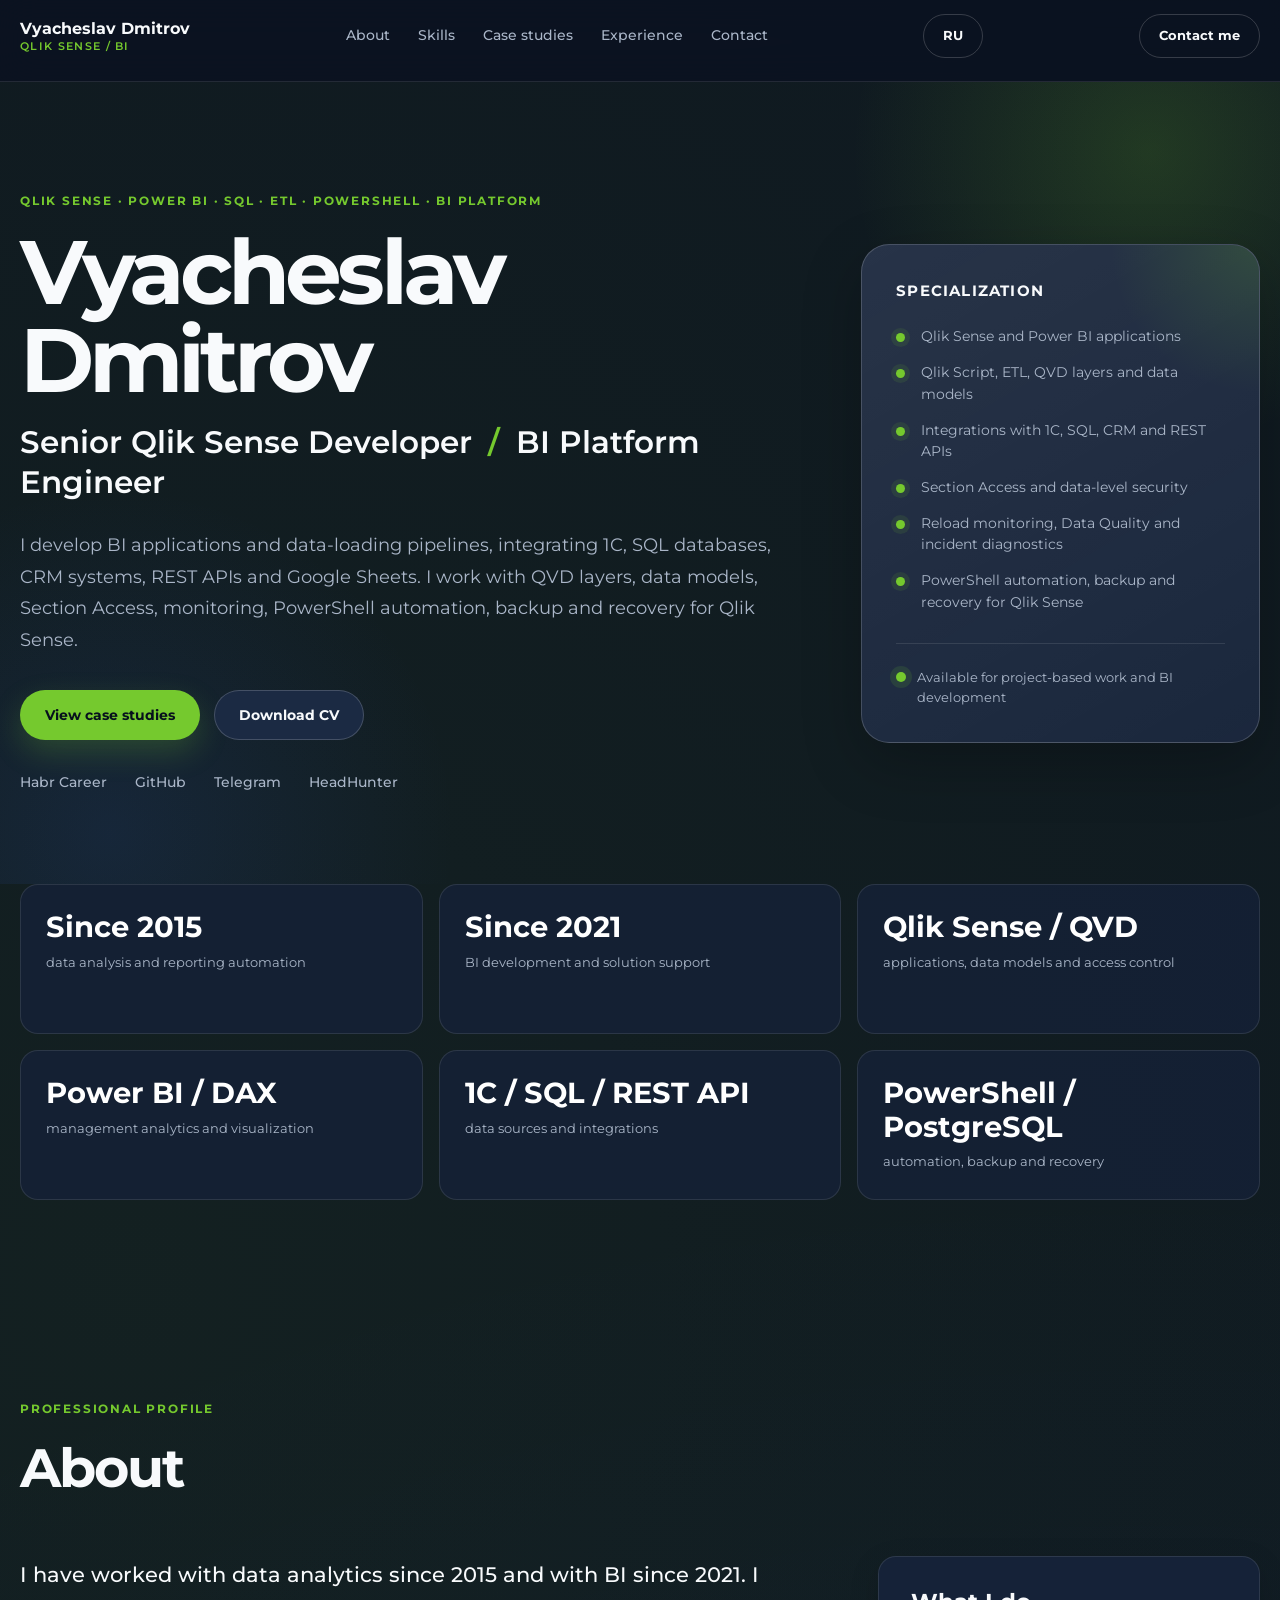
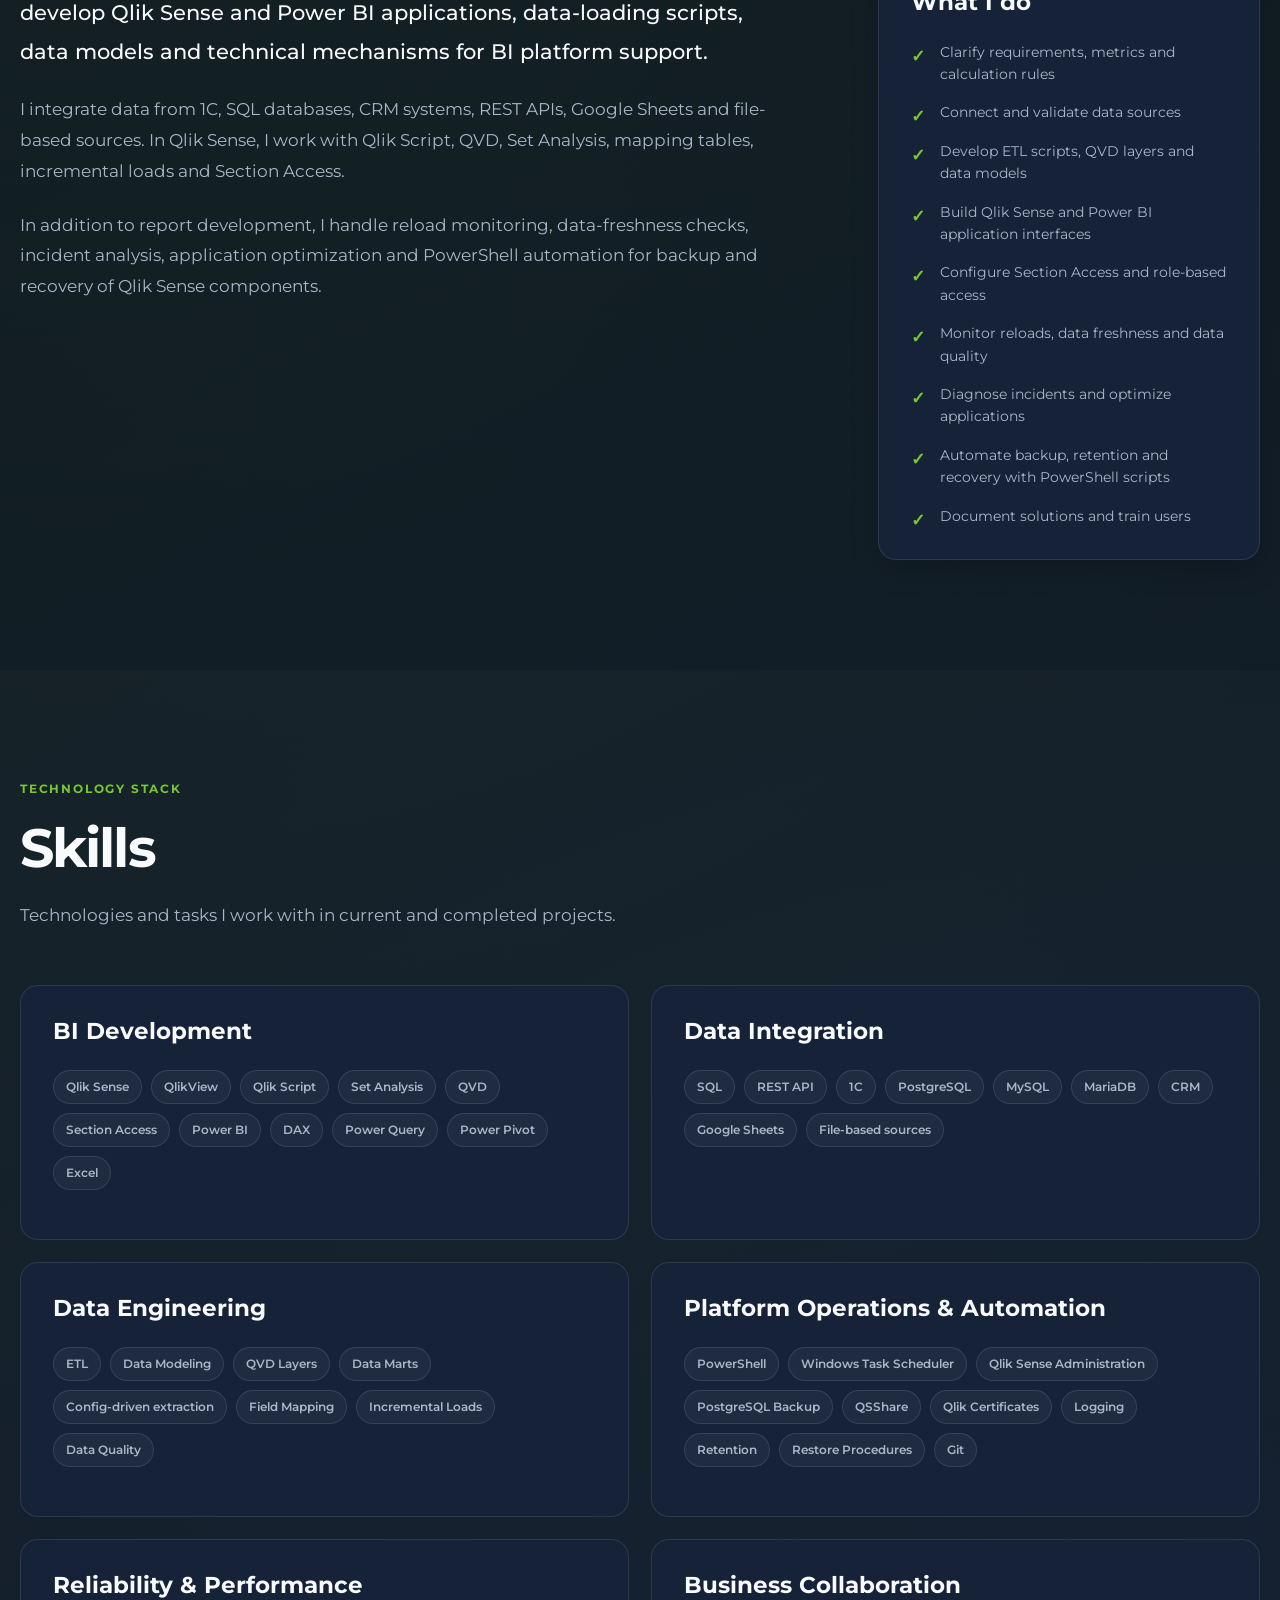
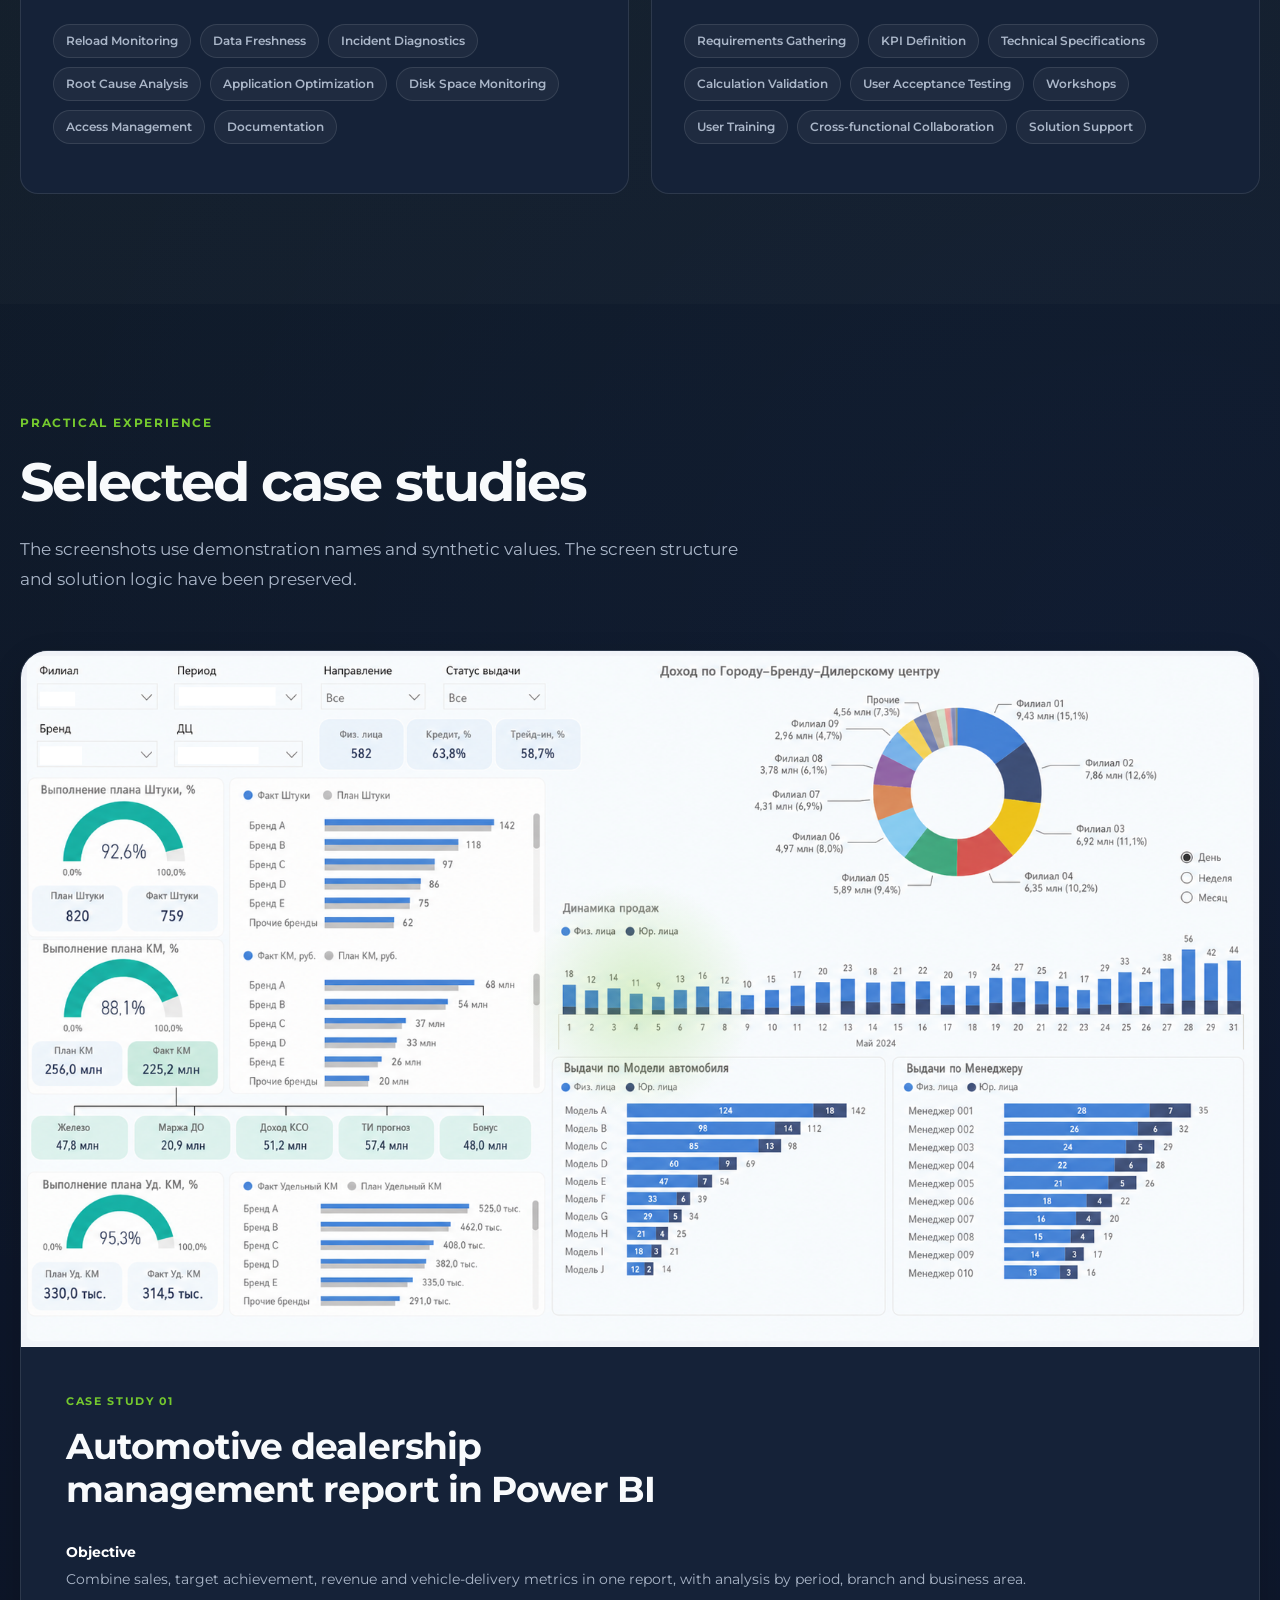
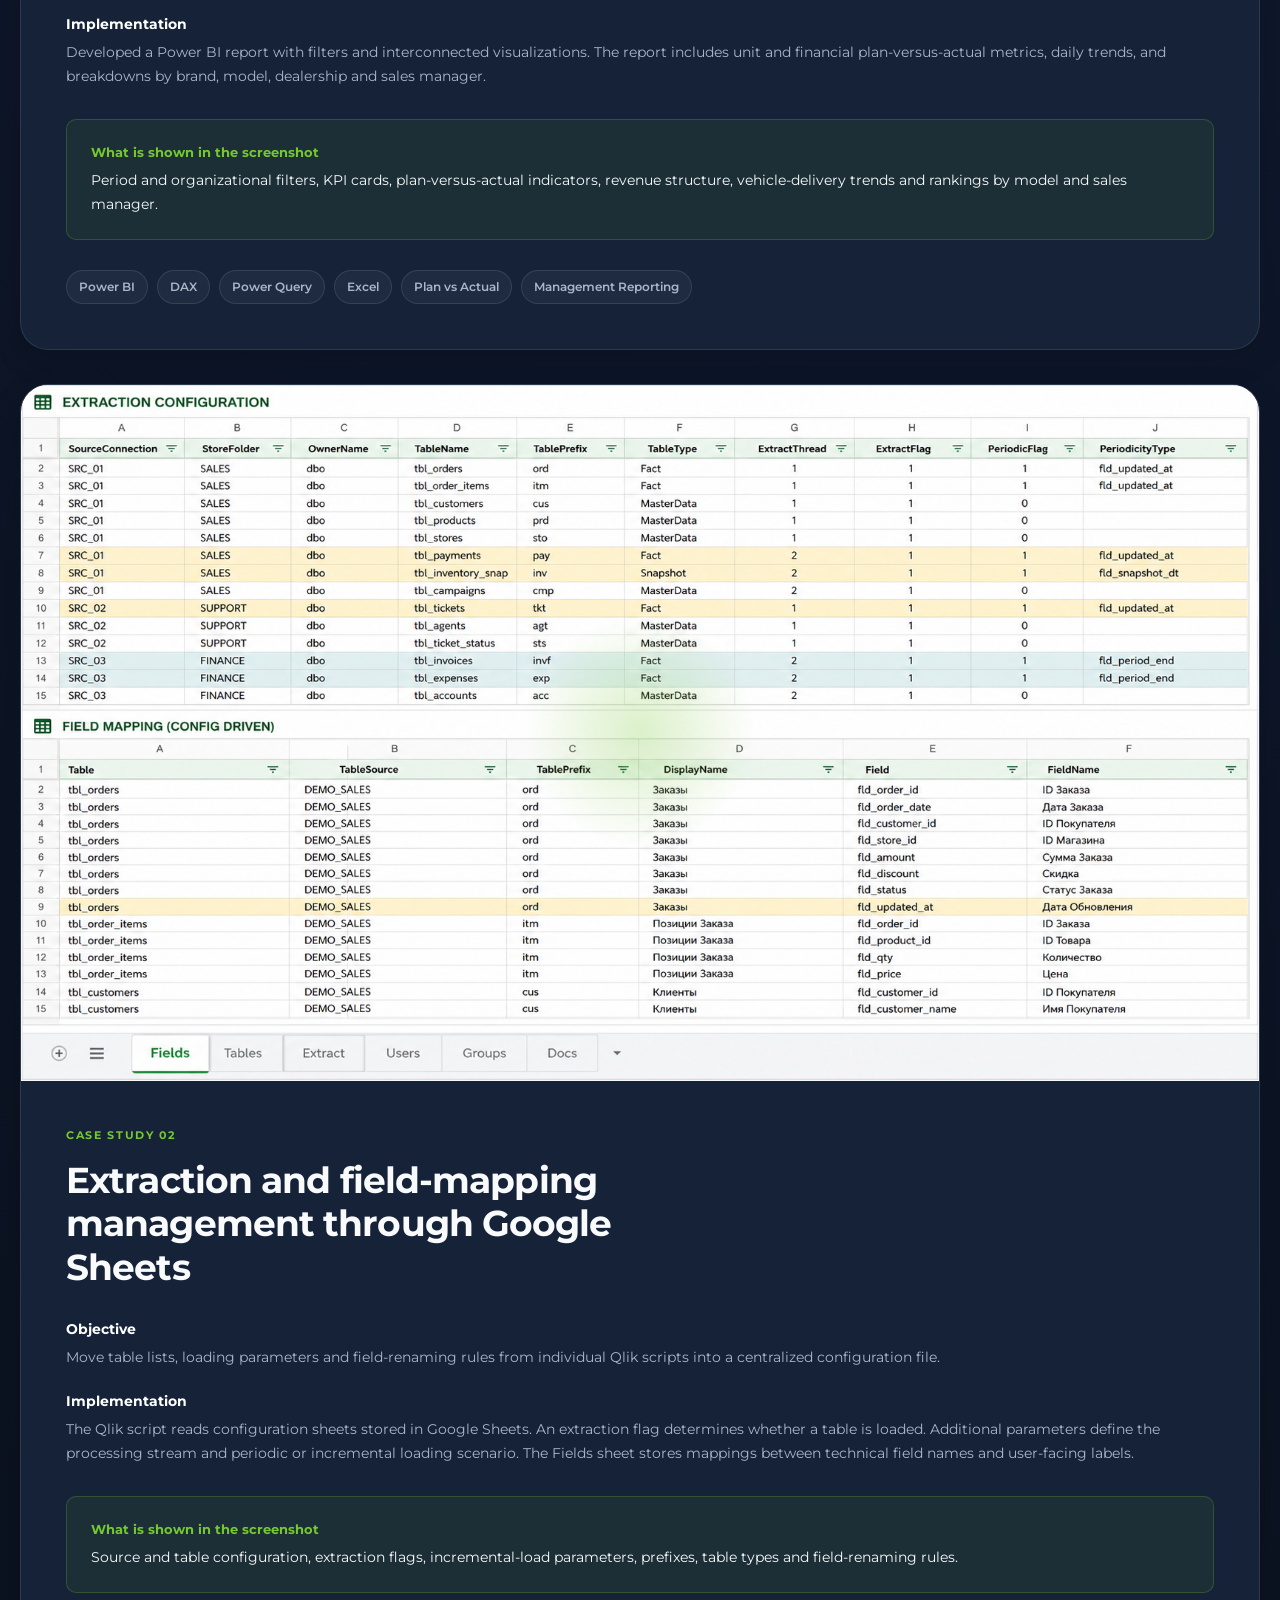
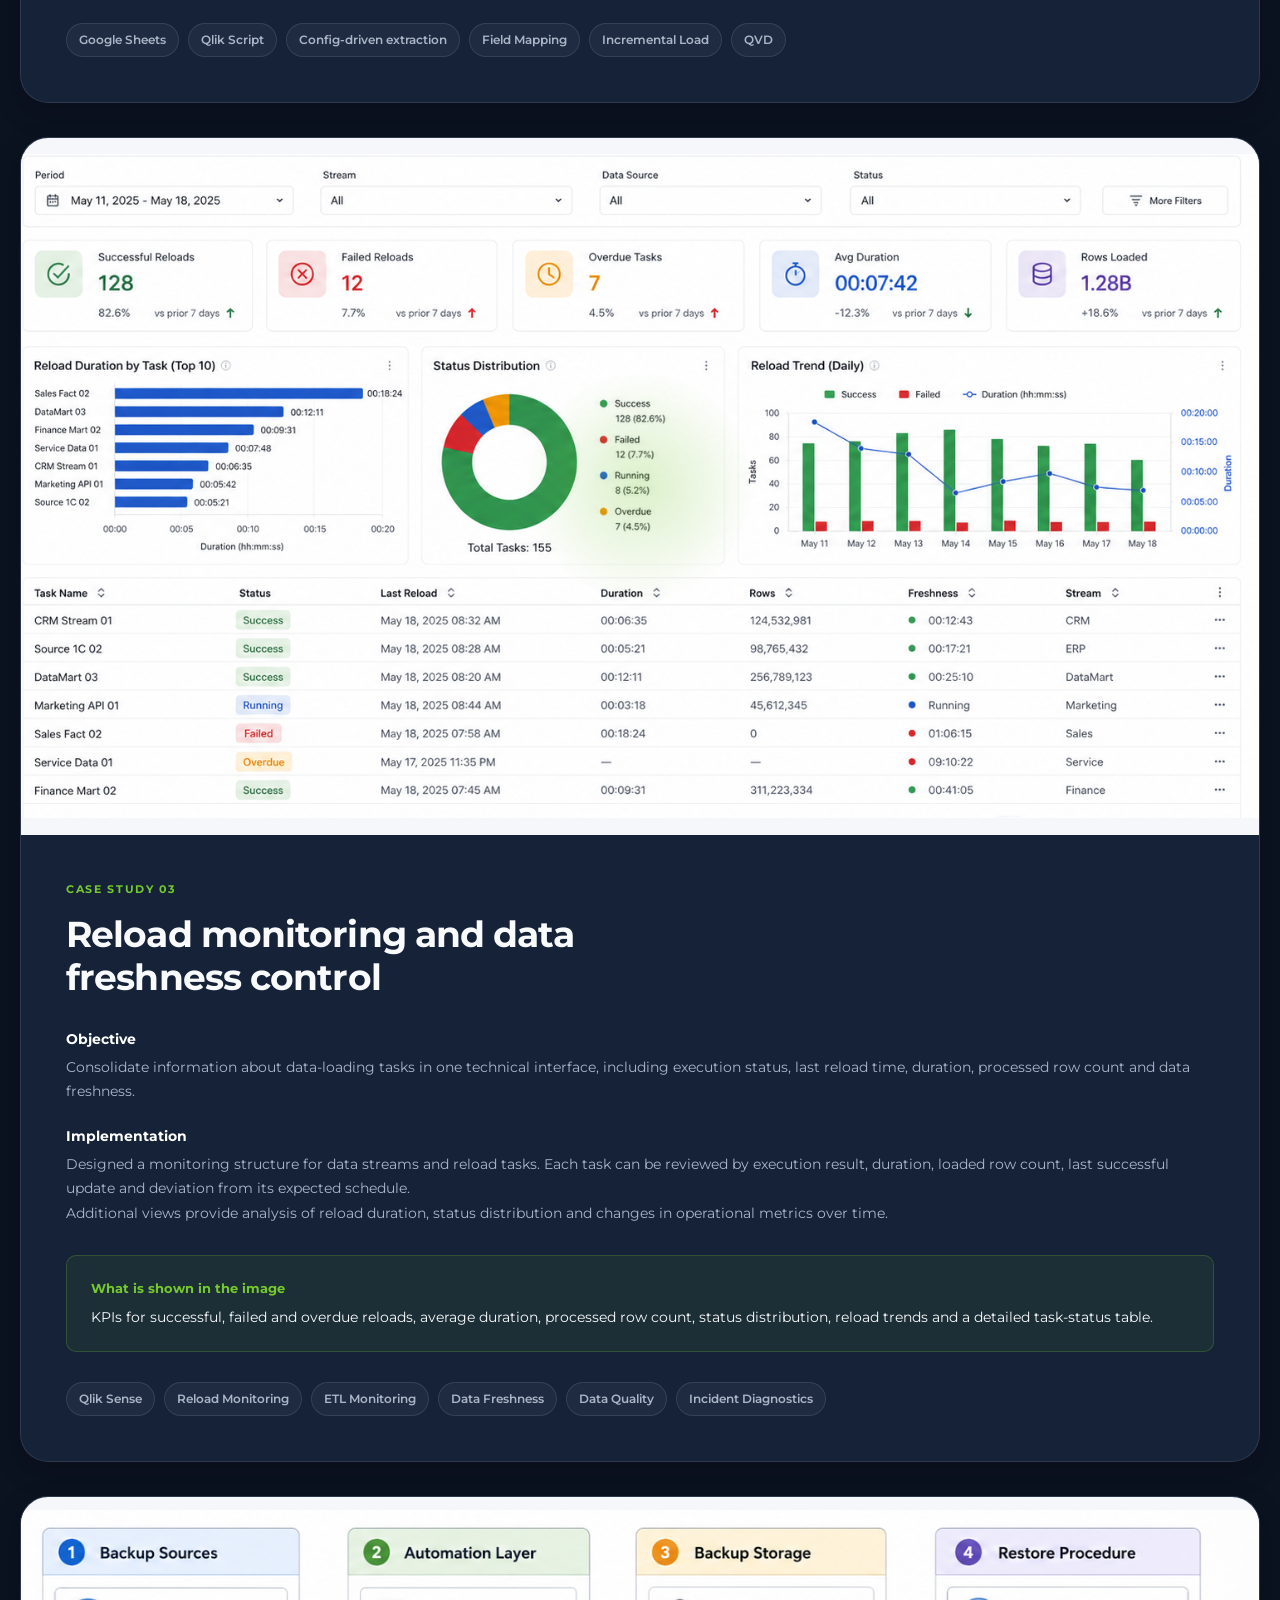
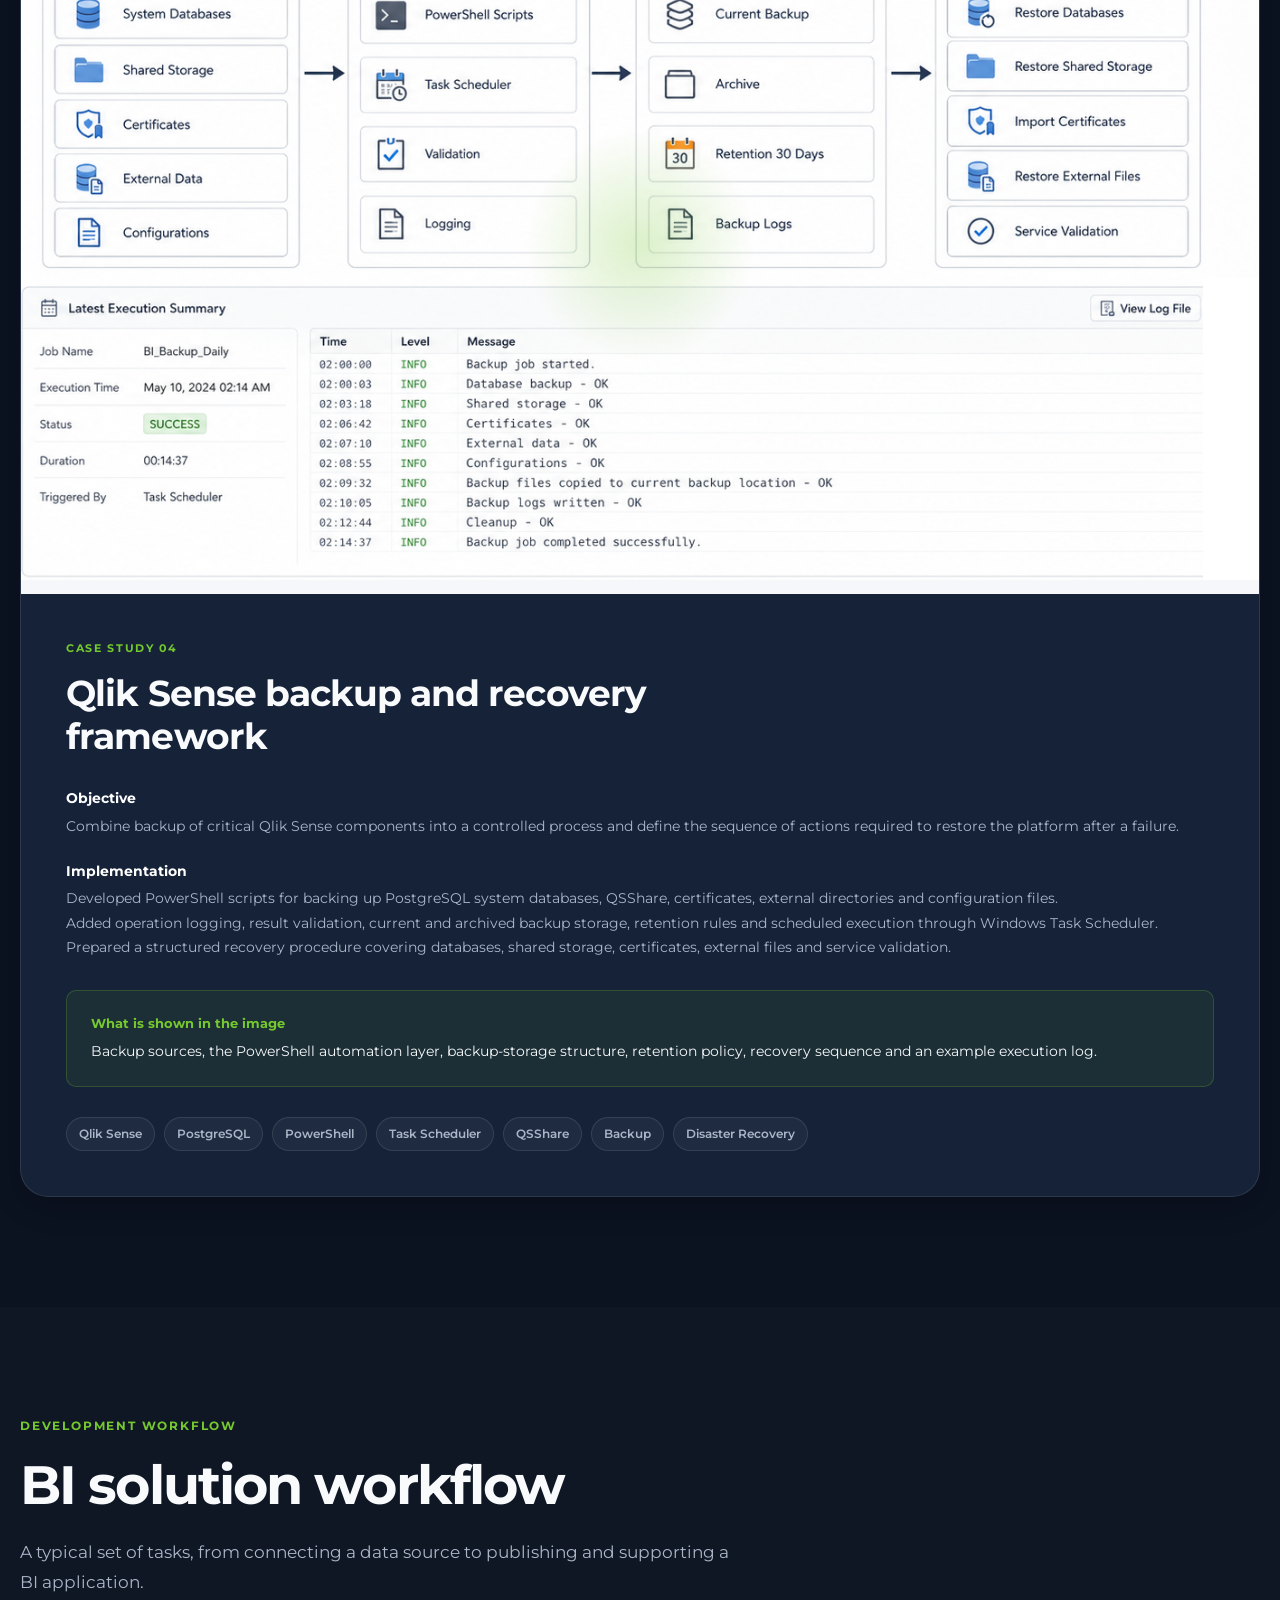
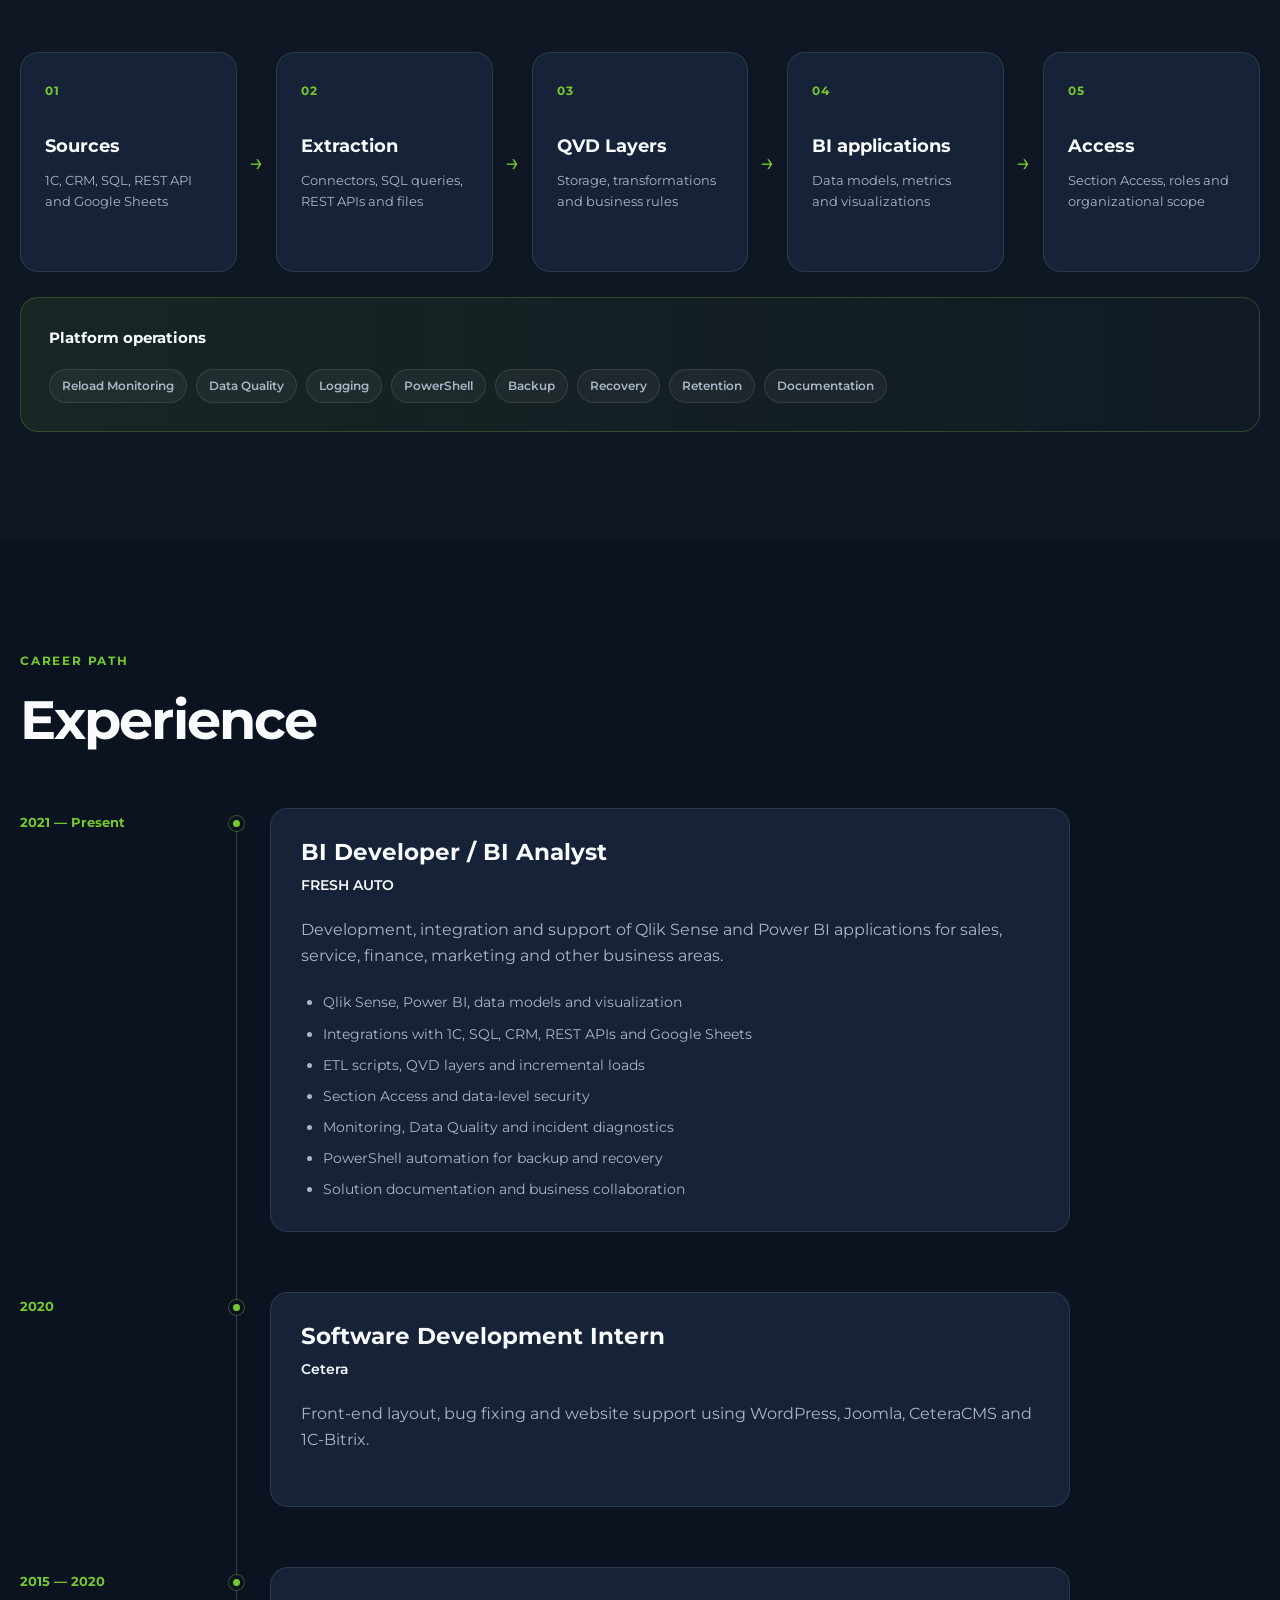
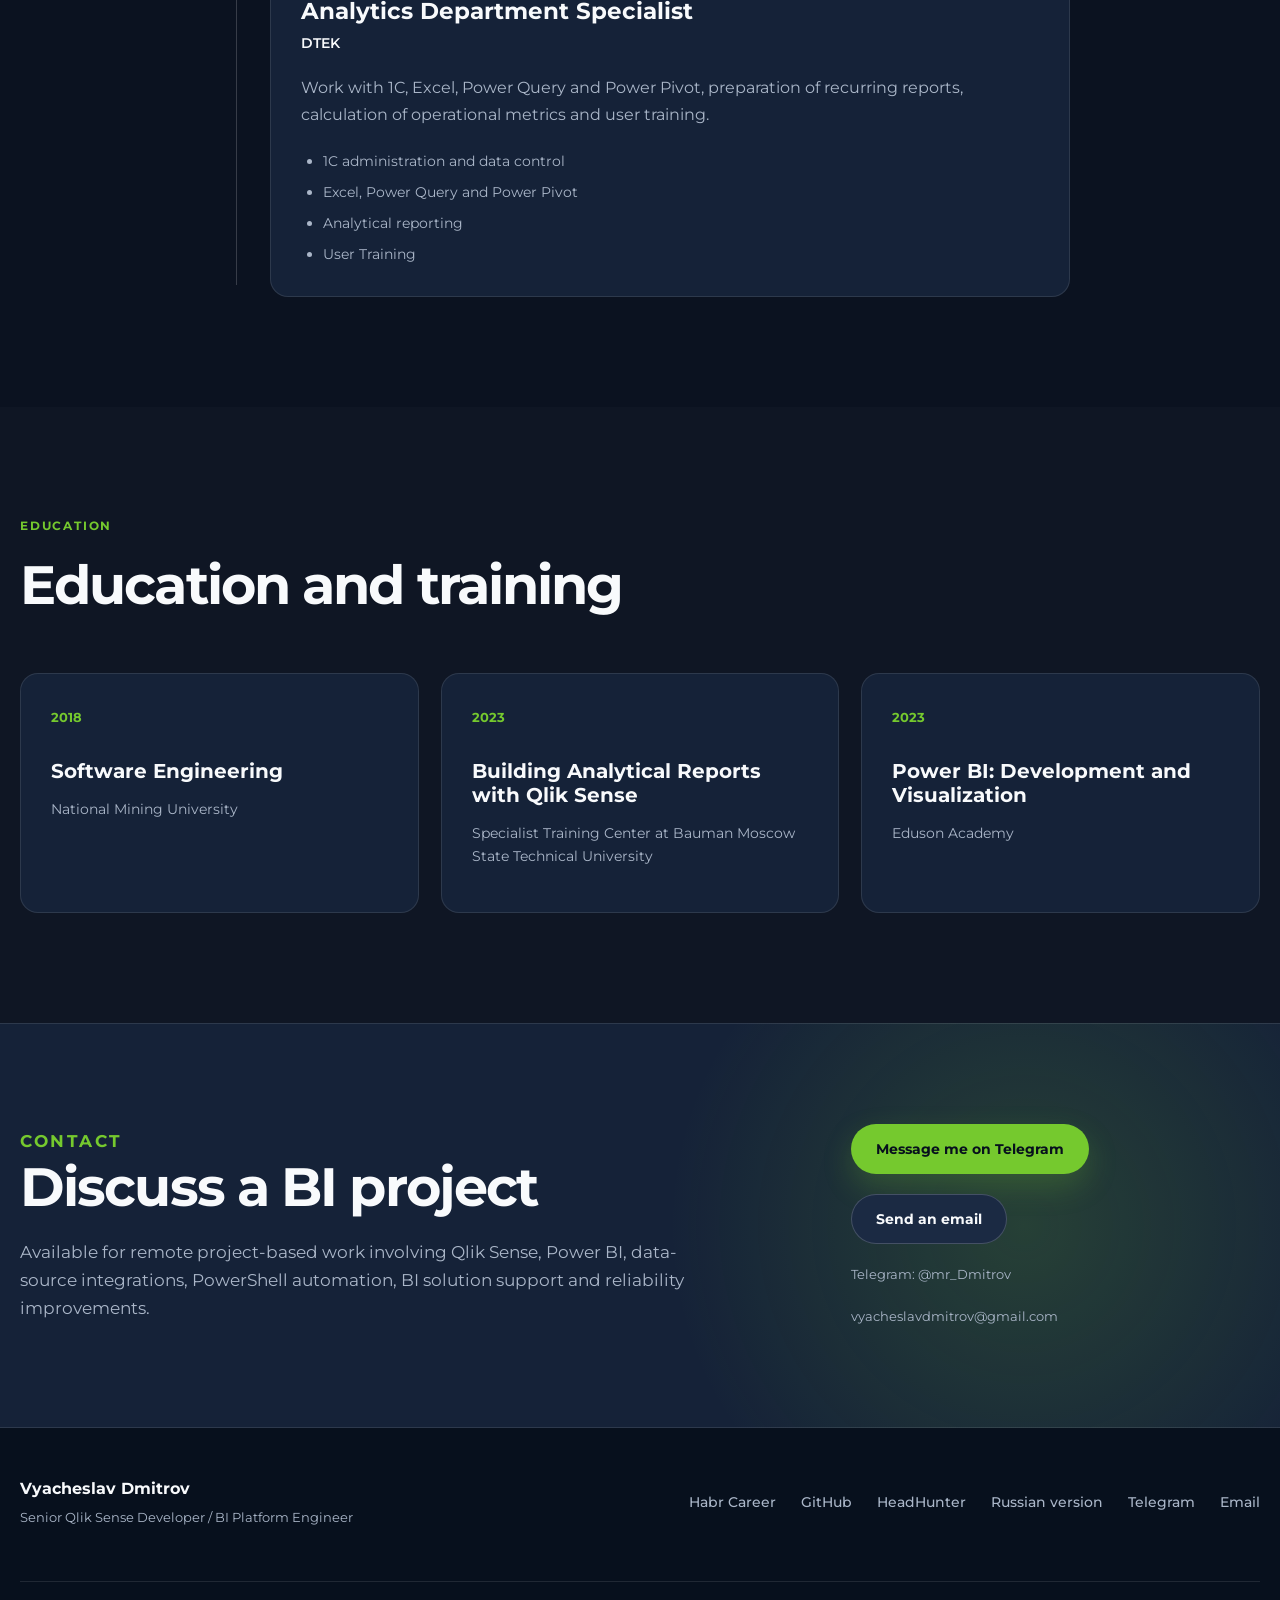
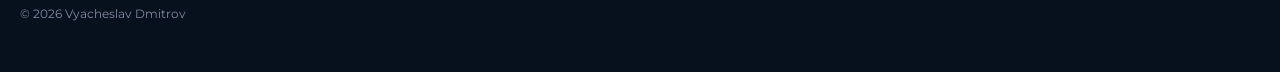
<file: eng/index.html>
<!DOCTYPE html>
<html lang="en">
 <head>
  <meta charset="utf-8">

<!-- Yandex.Metrika counter -->
<script type="text/javascript">
    (function(m,e,t,r,i,k,a){
        m[i]=m[i]||function(){(m[i].a=m[i].a||[]).push(arguments)};
        m[i].l=1*new Date();
        for (var j = 0; j < document.scripts.length; j++) {if (document.scripts[j].src === r) { return; }}
        k=e.createElement(t),a=e.getElementsByTagName(t)[0],k.async=1,k.src=r,a.parentNode.insertBefore(k,a)
    })(window, document,'script','https://mc.yandex.ru/metrika/tag.js?id=111153132', 'ym');

    ym(111153132, 'init', {ssr:true, webvisor:true, clickmap:true, ecommerce:"dataLayer", referrer: document.referrer, url: location.href, accurateTrackBounce:true, trackLinks:true});
</script>
<noscript><div><img src="https://mc.yandex.ru/watch/111153132" style="position:absolute; left:-9999px;" alt="" /></div></noscript>
<!-- /Yandex.Metrika counter -->
  
  <meta content="width=device-width, initial-scale=1.0" name="viewport">
  <title>
   Vyacheslav Dmitrov &mdash; Senior Qlik Sense Developer / BI Platform Engineer
  </title>
  <meta content="Portfolio of Vyacheslav Dmitrov: Qlik Sense, Power BI, ETL, QVD, SQL, REST API, 1C integrations, PowerShell automation, monitoring, backup and recovery for BI platforms." name="description">
  <meta content="Vyacheslav Dmitrov" name="author">
  <meta content="#0f172a" name="theme-color">
  <link href="https://vyacheslavdmitrov.github.io/portfolio/eng/" rel="canonical">
  <link href="https://vyacheslavdmitrov.github.io/portfolio/" hreflang="ru" rel="alternate">
  <link href="https://vyacheslavdmitrov.github.io/portfolio/eng/" hreflang="en" rel="alternate">
  <link href="https://vyacheslavdmitrov.github.io/portfolio/eng/" hreflang="x-default" rel="alternate">
  <meta content="Vyacheslav Dmitrov &mdash; Senior Qlik Sense Developer" property="og:title">
  <meta content="Qlik Sense, Power BI, ETL, QVD, SQL, REST API, 1C integrations and BI platform engineering." property="og:description">
  <meta content="website" property="og:type">
  <meta content="en_US" property="og:locale">
  <meta content="ru_RU" property="og:locale:alternate">
  <meta content="https://vyacheslavdmitrov.github.io/portfolio/eng/" property="og:url">
  <meta content="https://vyacheslavdmitrov.github.io/portfolio/img/cases/powerbi-sales-dashboard.webp" property="og:image">
  <meta content="Power BI management report from the portfolio of Vyacheslav Dmitrov" property="og:image:alt">
  <link href="https://fonts.googleapis.com" rel="preconnect">
  <link crossorigin href="https://fonts.gstatic.com" rel="preconnect">
  <link href="https://fonts.googleapis.com/css2?family=Montserrat:wght@400;500;600;700&display=swap" rel="stylesheet">
  <link href="../style.css?v=20260729" rel="stylesheet">
 </head>
 <body>
  <header class="page-header">
   <div class="container header-container">
    <a aria-label="Go to the top of the page" class="logo" href="#top">
     <span class="logo-name">
      Vyacheslav Dmitrov
     </span>
     <span class="logo-role">
      Qlik Sense / BI
     </span>
    </a>
    <nav aria-label="Main navigation" class="main-navigation">
     <a href="#about">
      About
     </a>
     <a href="#skills">
      Skills
     </a>
     <a href="#cases">
      Case studies
     </a>
     <a href="#experience">
      Experience
     </a>
     <a href="#contacts">
      Contact
     </a>
    </nav>
    <a aria-label="Open the Russian version" class="button button-small button-outline" href="../" hreflang="ru" lang="ru">
     RU
    </a>
    <a class="button button-small button-outline" href="mailto:vyacheslavdmitrov@gmail.com">
     Contact me
    </a>
   </div>
  </header>
  <main id="top">
   <section class="hero">
    <div class="container hero-container">
     <div class="hero-content">
      <p class="section-label">
       Qlik Sense &middot; Power BI &middot; SQL &middot; ETL &middot; PowerShell &middot; BI Platform
      </p>
      <h1>
       Vyacheslav Dmitrov
      </h1>
      <p class="hero-role">
       Senior Qlik Sense Developer
       <span>
        /
       </span>
       BI Platform Engineer
      </p>
      <p class="hero-description">
       I develop BI applications and data-loading pipelines, integrating 1C, SQL databases, CRM systems, REST APIs and Google Sheets. I work with QVD layers, data models, Section Access, monitoring, PowerShell automation, backup and recovery for Qlik Sense.
      </p>
      <div class="hero-actions">
       <a class="button button-primary" href="#cases">
        View case studies
       </a>
       <a class="button button-secondary" download href="../assets/docs/vyacheslav-dmitrov-resume-en.pdf" rel="noopener noreferrer" target="_blank">
        Download CV
       </a>
      </div>
      <div class="hero-links">
       <a href="https://career.habr.com/mitro7" rel="noopener noreferrer" target="_blank">
        Habr Career
       </a>
       <a href="https://github.com/vyacheslavdmitrov" rel="noopener noreferrer" target="_blank">
        GitHub
       </a>
       <a href="https://t.me/mr_Dmitrov" rel="noopener noreferrer" target="_blank">
        Telegram
       </a>
       <a href="https://rostov.hh.ru/resume/9851c2deff0911af680039ed1f31436a314e34" rel="noopener noreferrer" target="_blank">
        HeadHunter
       </a>
      </div>
     </div>
     <aside aria-label="Specialization" class="hero-card">
      <p class="hero-card-title">
       Specialization
      </p>
      <ul class="hero-specialization">
       <li>
        Qlik Sense and Power BI applications
       </li>
       <li>
        Qlik Script, ETL, QVD layers and data models
       </li>
       <li>
        Integrations with 1C, SQL, CRM and REST APIs
       </li>
       <li>
        Section Access and data-level security
       </li>
       <li>
        Reload monitoring, Data Quality and incident diagnostics
       </li>
       <li>
        PowerShell automation, backup and recovery for Qlik Sense
       </li>
      </ul>
      <div class="availability">
       <span aria-hidden="true" class="availability-indicator">
       </span>
       Available for project-based work and BI development
      </div>
     </aside>
    </div>
   </section>
   <section aria-label="Main areas of expertise" class="metrics">
    <div class="container metrics-grid">
     <article class="metric-card">
      <strong>
       Since 2015
      </strong>
      <span>
       data analysis and reporting automation
      </span>
     </article>
     <article class="metric-card">
      <strong>
       Since 2021
      </strong>
      <span>
       BI development and solution support
      </span>
     </article>
     <article class="metric-card">
      <strong>
       Qlik Sense / QVD
      </strong>
      <span>
       applications, data models and access control
      </span>
     </article>
     <article class="metric-card">
      <strong>
       Power BI / DAX
      </strong>
      <span>
       management analytics and visualization
      </span>
     </article>
     <article class="metric-card">
      <strong>
       1C / SQL / REST API
      </strong>
      <span>
       data sources and integrations
      </span>
     </article>
     <article class="metric-card">
      <strong>
       PowerShell / PostgreSQL
      </strong>
      <span>
       automation, backup and recovery
      </span>
     </article>
    </div>
   </section>
   <section class="section about" id="about">
    <div class="container">
     <div class="section-heading">
      <p class="section-label">
       Professional profile
      </p>
      <h2>
       About
      </h2>
     </div>
     <div class="about-grid">
      <div class="about-content">
       <p class="about-lead">
        I have worked with data analytics since 2015 and with BI since 2021. I develop Qlik Sense and Power BI applications, data-loading scripts, data models and technical mechanisms for BI platform support.
       </p>
       <p>
        I integrate data from 1C, SQL databases, CRM systems, REST APIs, Google Sheets and file-based sources. In Qlik Sense, I work with Qlik Script, QVD, Set Analysis, mapping tables, incremental loads and Section Access.
       </p>
       <p>
        In addition to report development, I handle reload monitoring, data-freshness checks, incident analysis, application optimization and PowerShell automation for backup and recovery of Qlik Sense components.
       </p>
      </div>
      <div class="principles-card">
       <h3>
        What I do
       </h3>
       <ul class="check-list">
        <li>
         Clarify requirements, metrics and calculation rules
        </li>
        <li>
         Connect and validate data sources
        </li>
        <li>
         Develop ETL scripts, QVD layers and data models
        </li>
        <li>
         Build Qlik Sense and Power BI application interfaces
        </li>
        <li>
         Configure Section Access and role-based access
        </li>
        <li>
         Monitor reloads, data freshness and data quality
        </li>
        <li>
         Diagnose incidents and optimize applications
        </li>
        <li>
         Automate backup, retention and recovery with PowerShell scripts
        </li>
        <li>
         Document solutions and train users
        </li>
       </ul>
      </div>
     </div>
    </div>
   </section>
   <section class="section skills-section" id="skills">
    <div class="container">
     <div class="section-heading">
      <p class="section-label">
       Technology stack
      </p>
      <h2>
       Skills
      </h2>
      <p>
       Technologies and tasks I work with in current and completed projects.
      </p>
     </div>
     <div class="skills-grid">
      <article class="skill-card">
       <h3>
        BI Development
       </h3>
       <div class="tags">
        <span>
         Qlik Sense
        </span>
        <span>
         QlikView
        </span>
        <span>
         Qlik Script
        </span>
        <span>
         Set Analysis
        </span>
        <span>
         QVD
        </span>
        <span>
         Section Access
        </span>
        <span>
         Power BI
        </span>
        <span>
         DAX
        </span>
        <span>
         Power Query
        </span>
        <span>
         Power Pivot
        </span>
        <span>
         Excel
        </span>
       </div>
      </article>
      <article class="skill-card">
       <h3>
        Data Integration
       </h3>
       <div class="tags">
        <span>
         SQL
        </span>
        <span>
         REST API
        </span>
        <span>
         1C
        </span>
        <span>
         PostgreSQL
        </span>
        <span>
         MySQL
        </span>
        <span>
         MariaDB
        </span>
        <span>
         CRM
        </span>
        <span>
         Google Sheets
        </span>
        <span>
         File-based sources
        </span>
       </div>
      </article>
      <article class="skill-card">
       <h3>
        Data Engineering
       </h3>
       <div class="tags">
        <span>
         ETL
        </span>
        <span>
         Data Modeling
        </span>
        <span>
         QVD Layers
        </span>
        <span>
         Data Marts
        </span>
        <span>
         Config-driven extraction
        </span>
        <span>
         Field Mapping
        </span>
        <span>
         Incremental Loads
        </span>
        <span>
         Data Quality
        </span>
       </div>
      </article>
      <article class="skill-card">
       <h3>
        Platform Operations & Automation
       </h3>
       <div class="tags">
        <span>
         PowerShell
        </span>
        <span>
         Windows Task Scheduler
        </span>
        <span>
         Qlik Sense Administration
        </span>
        <span>
         PostgreSQL Backup
        </span>
        <span>
         QSShare
        </span>
        <span>
         Qlik Certificates
        </span>
        <span>
         Logging
        </span>
        <span>
         Retention
        </span>
        <span>
         Restore Procedures
        </span>
        <span>
         Git
        </span>
       </div>
      </article>
      <article class="skill-card">
       <h3>
        Reliability & Performance
       </h3>
       <div class="tags">
        <span>
         Reload Monitoring
        </span>
        <span>
         Data Freshness
        </span>
        <span>
         Incident Diagnostics
        </span>
        <span>
         Root Cause Analysis
        </span>
        <span>
         Application Optimization
        </span>
        <span>
         Disk Space Monitoring
        </span>
        <span>
         Access Management
        </span>
        <span>
         Documentation
        </span>
       </div>
      </article>
      <article class="skill-card">
       <h3>
        Business Collaboration
       </h3>
       <div class="tags">
        <span>
         Requirements Gathering
        </span>
        <span>
         KPI Definition
        </span>
        <span>
         Technical Specifications
        </span>
        <span>
         Calculation Validation
        </span>
        <span>
         User Acceptance Testing
        </span>
        <span>
         Workshops
        </span>
        <span>
         User Training
        </span>
        <span>
         Cross-functional Collaboration
        </span>
        <span>
         Solution Support
        </span>
       </div>
      </article>
     </div>
    </div>
   </section>
   <section class="section cases-section" id="cases">
    <div class="container">
     <div class="section-heading">
      <p class="section-label">
       Practical experience
      </p>
      <h2>
       Selected case studies
      </h2>
      <p>
       The screenshots use demonstration names and synthetic values. The screen structure and solution logic have been preserved.
      </p>
     </div>
     <div class="cases-list">
      <article class="case-card">
       <div class="case-media">
        <img alt="Anonymized Power BI management report" decoding="async" height="900" loading="lazy" src="../img/cases/powerbi-sales-dashboard.webp" width="1600">
       </div>
       <div class="case-content">
        <p class="case-number">
         Case study 01
        </p>
        <h3>
         Automotive dealership management report in Power BI
        </h3>
        <div class="case-section">
         <h4>
          Objective
         </h4>
         <p>
          Combine sales, target achievement, revenue and vehicle-delivery metrics in one report, with analysis by period, branch and business area.
         </p>
        </div>
        <div class="case-section">
         <h4>
          Implementation
         </h4>
         <p>
          Developed a Power BI report with filters and interconnected visualizations. The report includes unit and financial plan-versus-actual metrics, daily trends, and breakdowns by brand, model, dealership and sales manager.
         </p>
        </div>
        <div class="case-result">
         <strong>
          What is shown in the screenshot
         </strong>
         <p>
          Period and organizational filters, KPI cards, plan-versus-actual indicators, revenue structure, vehicle-delivery trends and rankings by model and sales manager.
         </p>
        </div>
        <div class="case-stack">
         <span>
          Power BI
         </span>
         <span>
          DAX
         </span>
         <span>
          Power Query
         </span>
         <span>
          Excel
         </span>
         <span>
          Plan vs Actual
         </span>
         <span>
          Management Reporting
         </span>
        </div>
       </div>
      </article>
      <article class="case-card">
       <div class="case-media">
        <img alt="Anonymized extraction and field-mapping configuration" decoding="async" height="900" loading="lazy" src="../img/cases/config-driven-extract.webp" width="1600">
       </div>
       <div class="case-content">
        <p class="case-number">
         Case study 02
        </p>
        <h3>
         Extraction and field-mapping management through Google Sheets
        </h3>
        <div class="case-section">
         <h4>
          Objective
         </h4>
         <p>
          Move table lists, loading parameters and field-renaming rules from individual Qlik scripts into a centralized configuration file.
         </p>
        </div>
        <div class="case-section">
         <h4>
          Implementation
         </h4>
         <p>
          The Qlik script reads configuration sheets stored in Google Sheets. An extraction flag determines whether a table is loaded. Additional parameters define the processing stream and periodic or incremental loading scenario. The Fields sheet stores mappings between technical field names and user-facing labels.
         </p>
        </div>
        <div class="case-result">
         <strong>
          What is shown in the screenshot
         </strong>
         <p>
          Source and table configuration, extraction flags, incremental-load parameters, prefixes, table types and field-renaming rules.
         </p>
        </div>
        <div class="case-stack">
         <span>
          Google Sheets
         </span>
         <span>
          Qlik Script
         </span>
         <span>
          Config-driven extraction
         </span>
         <span>
          Field Mapping
         </span>
         <span>
          Incremental Load
         </span>
         <span>
          QVD
         </span>
        </div>
       </div>
      </article>
      <article class="case-card">
       <div class="case-media">
        <img alt="Demonstration dashboard for BI reload monitoring and data freshness control" decoding="async" height="941" loading="lazy" src="../img/cases/qlik-reload-monitoring.png" width="1672">
       </div>
       <div class="case-content">
        <p class="case-number">
         Case study 03
        </p>
        <h3>
         Reload monitoring and data freshness control
        </h3>
        <div class="case-section">
         <h4>
          Objective
         </h4>
         <p>
          Consolidate information about data-loading tasks in one technical interface, including execution status, last reload time, duration, processed row count and data freshness.
         </p>
        </div>
        <div class="case-section">
         <h4>
          Implementation
         </h4>
         <p>
          Designed a monitoring structure for data streams and reload tasks. Each task can be reviewed by execution result, duration, loaded row count, last successful update and deviation from its expected schedule.
         </p>
         <p>
          Additional views provide analysis of reload duration, status distribution and changes in operational metrics over time.
         </p>
        </div>
        <div class="case-result">
         <strong>
          What is shown in the image
         </strong>
         <p>
          KPIs for successful, failed and overdue reloads, average duration, processed row count, status distribution, reload trends and a detailed task-status table.
         </p>
        </div>
        <div class="case-stack">
         <span>
          Qlik Sense
         </span>
         <span>
          Reload Monitoring
         </span>
         <span>
          ETL Monitoring
         </span>
         <span>
          Data Freshness
         </span>
         <span>
          Data Quality
         </span>
         <span>
          Incident Diagnostics
         </span>
        </div>
       </div>
      </article>
      <article class="case-card">
       <div class="case-media">
        <img alt="Demonstration architecture of Qlik Sense backup and recovery processes" decoding="async" height="941" loading="lazy" src="../img/cases/qlik-backup-recovery.png" width="1672">
       </div>
       <div class="case-content">
        <p class="case-number">
         Case study 04
        </p>
        <h3>
         Qlik Sense backup and recovery framework
        </h3>
        <div class="case-section">
         <h4>
          Objective
         </h4>
         <p>
          Combine backup of critical Qlik Sense components into a controlled process and define the sequence of actions required to restore the platform after a failure.
         </p>
        </div>
        <div class="case-section">
         <h4>
          Implementation
         </h4>
         <p>
          Developed PowerShell scripts for backing up PostgreSQL system databases, QSShare, certificates, external directories and configuration files.
         </p>
         <p>
          Added operation logging, result validation, current and archived backup storage, retention rules and scheduled execution through Windows Task Scheduler.
         </p>
         <p>
          Prepared a structured recovery procedure covering databases, shared storage, certificates, external files and service validation.
         </p>
        </div>
        <div class="case-result">
         <strong>
          What is shown in the image
         </strong>
         <p>
          Backup sources, the PowerShell automation layer, backup-storage structure, retention policy, recovery sequence and an example execution log.
         </p>
        </div>
        <div class="case-stack">
         <span>
          Qlik Sense
         </span>
         <span>
          PostgreSQL
         </span>
         <span>
          PowerShell
         </span>
         <span>
          Task Scheduler
         </span>
         <span>
          QSShare
         </span>
         <span>
          Backup
         </span>
         <span>
          Disaster Recovery
         </span>
        </div>
       </div>
      </article>
     </div>
    </div>
   </section>
   <section class="section architecture-section">
    <div class="container">
     <div class="section-heading">
      <p class="section-label">
       Development workflow
      </p>
      <h2>
       BI solution workflow
      </h2>
      <p>
       A typical set of tasks, from connecting a data source to publishing and supporting a BI application.
      </p>
     </div>
     <div class="architecture-flow">
      <article class="architecture-step">
       <span class="architecture-number">
        01
       </span>
       <h3>
        Sources
       </h3>
       <p>
        1C, CRM, SQL, REST API and Google Sheets
       </p>
      </article>
      <span aria-hidden="true" class="architecture-arrow">
       &rarr;
      </span>
      <article class="architecture-step">
       <span class="architecture-number">
        02
       </span>
       <h3>
        Extraction
       </h3>
       <p>
        Connectors, SQL queries, REST APIs and files
       </p>
      </article>
      <span aria-hidden="true" class="architecture-arrow">
       &rarr;
      </span>
      <article class="architecture-step">
       <span class="architecture-number">
        03
       </span>
       <h3>
        QVD Layers
       </h3>
       <p>
        Storage, transformations and business rules
       </p>
      </article>
      <span aria-hidden="true" class="architecture-arrow">
       &rarr;
      </span>
      <article class="architecture-step">
       <span class="architecture-number">
        04
       </span>
       <h3>
        BI applications
       </h3>
       <p>
        Data models, metrics and visualizations
       </p>
      </article>
      <span aria-hidden="true" class="architecture-arrow">
       &rarr;
      </span>
      <article class="architecture-step">
       <span class="architecture-number">
        05
       </span>
       <h3>
        Access
       </h3>
       <p>
        Section Access, roles and organizational scope
       </p>
      </article>
     </div>
     <div class="platform-layer">
      <strong>
       Platform operations
      </strong>
      <div class="tags">
       <span>
        Reload Monitoring
       </span>
       <span>
        Data Quality
       </span>
       <span>
        Logging
       </span>
       <span>
        PowerShell
       </span>
       <span>
        Backup
       </span>
       <span>
        Recovery
       </span>
       <span>
        Retention
       </span>
       <span>
        Documentation
       </span>
      </div>
     </div>
    </div>
   </section>
   <section class="section experience-section" id="experience">
    <div class="container">
     <div class="section-heading">
      <p class="section-label">
       Career path
      </p>
      <h2>
       Experience
      </h2>
     </div>
     <div class="timeline">
      <article class="timeline-item">
       <div class="timeline-period">
        2021 &mdash; Present
       </div>
       <div class="timeline-content">
        <h3>
         BI Developer / BI Analyst
        </h3>
        <p class="timeline-company">
         FRESH AUTO
        </p>
        <p>
         Development, integration and support of Qlik Sense and Power BI applications for sales, service, finance, marketing and other business areas.
        </p>
        <ul>
         <li>
          Qlik Sense, Power BI, data models and visualization
         </li>
         <li>
          Integrations with 1C, SQL, CRM, REST APIs and Google Sheets
         </li>
         <li>
          ETL scripts, QVD layers and incremental loads
         </li>
         <li>
          Section Access and data-level security
         </li>
         <li>
          Monitoring, Data Quality and incident diagnostics
         </li>
         <li>
          PowerShell automation for backup and recovery
         </li>
         <li>
          Solution documentation and business collaboration
         </li>
        </ul>
       </div>
      </article>
      <article class="timeline-item">
       <div class="timeline-period">
        2020
       </div>
       <div class="timeline-content">
        <h3>
         Software Development Intern
        </h3>
        <p class="timeline-company">
         Cetera
        </p>
        <p>
         Front-end layout, bug fixing and website support using WordPress, Joomla, CeteraCMS and 1C-Bitrix.
        </p>
       </div>
      </article>
      <article class="timeline-item">
       <div class="timeline-period">
        2015 &mdash; 2020
       </div>
       <div class="timeline-content">
        <h3>
         Analytics Department Specialist
        </h3>
        <p class="timeline-company">
         DTEK
        </p>
        <p>
         Work with 1C, Excel, Power Query and Power Pivot, preparation of recurring reports, calculation of operational metrics and user training.
        </p>
        <ul>
         <li>
          1C administration and data control
         </li>
         <li>
          Excel, Power Query and Power Pivot
         </li>
         <li>
          Analytical reporting
         </li>
         <li>
          User Training
         </li>
        </ul>
       </div>
      </article>
     </div>
    </div>
   </section>
   <section class="section education-section">
    <div class="container">
     <div class="section-heading">
      <p class="section-label">
       Education
      </p>
      <h2>
       Education and training
      </h2>
     </div>
     <div class="education-grid">
      <article class="education-card">
       <span class="education-year">
        2018
       </span>
       <h3>
        Software Engineering
       </h3>
       <p>
        National Mining University
       </p>
      </article>
      <article class="education-card">
       <span class="education-year">
        2023
       </span>
       <h3>
        Building Analytical Reports with Qlik Sense
       </h3>
       <p>
        Specialist Training Center at Bauman Moscow State Technical University
       </p>
      </article>
      <article class="education-card">
       <span class="education-year">
        2023
       </span>
       <h3>
        Power BI: Development and Visualization
       </h3>
       <p>
        Eduson Academy
       </p>
      </article>
     </div>
    </div>
   </section>
   <section class="contact-section" id="contacts">
    <div class="container contact-container">
     <div>
      <p class="section-label">
       Contact
      </p>
      <h2>
       Discuss a BI project
      </h2>
      <p>
       Available for remote project-based work involving Qlik Sense, Power BI, data-source integrations, PowerShell automation, BI solution support and reliability improvements.
      </p>
     </div>
     <div class="contact-actions">
      <a class="button button-primary" href="https://t.me/mr_Dmitrov" rel="noopener noreferrer" target="_blank">
       Message me on Telegram
      </a>
      <a class="button button-secondary" href="mailto:vyacheslavdmitrov@gmail.com">
       Send an email
      </a>
      <a class="contact-email" href="https://t.me/mr_Dmitrov" rel="noopener noreferrer" target="_blank">
       Telegram: @mr_Dmitrov
      </a>
      <a class="contact-email" href="mailto:vyacheslavdmitrov@gmail.com">
       vyacheslavdmitrov@gmail.com
      </a>
     </div>
    </div>
   </section>
  </main>
  <footer class="page-footer">
   <div class="container footer-container">
    <div>
     <strong>
      Vyacheslav Dmitrov
     </strong>
     <p>
      Senior Qlik Sense Developer / BI Platform Engineer
     </p>
    </div>
    <div class="footer-links">
     <a href="https://career.habr.com/mitro7" rel="noopener noreferrer" target="_blank">
      Habr Career
     </a>
     <a href="https://github.com/vyacheslavdmitrov" rel="noopener noreferrer" target="_blank">
      GitHub
     </a>
     <a href="https://rostov.hh.ru/resume/9851c2deff0911af680039ed1f31436a314e34" rel="noopener noreferrer" target="_blank">
      HeadHunter
     </a>
     <a href="../" hreflang="ru" lang="ru">
      Russian version
     </a>
     <a href="https://t.me/mr_Dmitrov" rel="noopener noreferrer" target="_blank">
      Telegram
     </a>
     <a href="mailto:vyacheslavdmitrov@gmail.com">
      Email
     </a>
    </div>
    <p class="copyright">
     &copy; 2026 Vyacheslav Dmitrov
    </p>
   </div>
  </footer>
 </body>
</html>
</file>
<file: style.css>
/* =========================================
   БАЗОВЫЕ НАСТРОЙКИ
   ========================================= */

:root {
  --color-background: #0b1220;
  --color-background-secondary: #101a2d;
  --color-surface: #152238;
  --color-surface-light: #1b2a43;
  --color-surface-hover: #213450;

  --color-text: #f8fafc;
  --color-text-secondary: #aab6c8;
  --color-text-muted: #7e8ca3;

  --color-accent: #75c92e;
  --color-accent-light: #96df55;
  --color-accent-dark: #4f931c;

  --color-border: rgba(255, 255, 255, 0.1);
  --color-border-strong: rgba(255, 255, 255, 0.18);

  --color-white: #ffffff;
  --color-dark: #07101d;

  --shadow-small: 0 10px 30px rgba(0, 0, 0, 0.16);
  --shadow-medium: 0 20px 60px rgba(0, 0, 0, 0.24);
  --shadow-accent: 0 12px 30px rgba(117, 201, 46, 0.22);

  --radius-small: 10px;
  --radius-medium: 18px;
  --radius-large: 28px;

  --container-width: 1240px;
  --header-height: 82px;

  --transition: 180ms ease;
}

*,
*::before,
*::after {
  box-sizing: border-box;
}

html {
  scroll-behavior: smooth;
  scroll-padding-top: calc(var(--header-height) + 24px);
}

body {
  margin: 0;
  min-width: 320px;

  font-family: "Montserrat", "Helvetica Neue", "Arial", sans-serif;
  font-size: 16px;
  line-height: 1.65;

  color: var(--color-text);
  background:
    radial-gradient(
      circle at 10% 10%,
      rgba(117, 201, 46, 0.08),
      transparent 28%
    ),
    radial-gradient(
      circle at 90% 30%,
      rgba(64, 118, 255, 0.08),
      transparent 30%
    ),
    var(--color-background);

  text-align: left;
  overflow-x: hidden;
}

body::selection {
  color: var(--color-dark);
  background-color: var(--color-accent);
}

img {
  display: block;
  max-width: 100%;
  height: auto;
}

a {
  color: inherit;
  text-decoration: none;
}

button,
input,
textarea,
select {
  font: inherit;
}

h1,
h2,
h3,
h4,
p,
ul {
  margin-top: 0;
}

h1,
h2,
h3,
h4 {
  line-height: 1.2;
}

h2 {
  margin-bottom: 20px;
  font-size: clamp(34px, 5vw, 54px);
  font-weight: 700;
  letter-spacing: -0.035em;
}

h3 {
  font-size: 23px;
}

p {
  color: var(--color-text-secondary);
}

ul {
  padding-left: 22px;
}

.container {
  width: min(100% - 40px, var(--container-width));
  margin-right: auto;
  margin-left: auto;
}


/* =========================================
   ДОСТУПНОСТЬ
   ========================================= */

a:focus-visible,
button:focus-visible {
  outline: 3px solid rgba(117, 201, 46, 0.55);
  outline-offset: 4px;
  border-radius: 6px;
}


/* =========================================
   ШАПКА
   ========================================= */

.page-header {
  position: sticky;
  top: 0;
  z-index: 100;

  min-height: var(--header-height);
  padding: 14px 0;

  background: rgba(11, 18, 32, 0.88);
  border-bottom: 1px solid var(--color-border);
  backdrop-filter: blur(18px);
  -webkit-backdrop-filter: blur(18px);
}

.header-container {
  display: flex;
  align-items: center;
  justify-content: space-between;
  gap: 30px;
}

.logo {
  display: flex;
  flex-shrink: 0;
  flex-direction: column;
  gap: 2px;
}

.logo-name {
  color: var(--color-text);
  font-size: 16px;
  font-weight: 700;
  line-height: 1.2;
}

.logo-role {
  color: var(--color-accent);
  font-size: 11px;
  font-weight: 600;
  line-height: 1.2;
  letter-spacing: 0.12em;
  text-transform: uppercase;
}

.main-navigation {
  display: flex;
  align-items: center;
  justify-content: center;
  gap: 28px;
}

.main-navigation a,
.hero-links a,
.footer-links a {
  position: relative;

  color: var(--color-text-secondary);
  font-size: 14px;
  font-weight: 500;

  transition:
    color var(--transition),
    opacity var(--transition);
}

.main-navigation a::after,
.hero-links a::after,
.footer-links a::after {
  position: absolute;
  right: 0;
  bottom: -7px;
  left: 0;

  height: 2px;

  content: "";
  background-color: var(--color-accent);
  border-radius: 10px;

  transform: scaleX(0);
  transform-origin: left;
  transition: transform var(--transition);
}

.main-navigation a:hover,
.hero-links a:hover,
.footer-links a:hover {
  color: var(--color-white);
}

.main-navigation a:hover::after,
.hero-links a:hover::after,
.footer-links a:hover::after {
  transform: scaleX(1);
}


/* =========================================
   КНОПКИ
   ========================================= */

.button {
  display: inline-flex;
  align-items: center;
  justify-content: center;

  min-height: 50px;
  padding: 13px 24px;

  color: var(--color-white);
  font-size: 14px;
  font-weight: 700;
  line-height: 1.2;
  text-align: center;

  border: 1px solid transparent;
  border-radius: 999px;
  cursor: pointer;

  transition:
    color var(--transition),
    background-color var(--transition),
    border-color var(--transition),
    box-shadow var(--transition),
    transform var(--transition);
}

.button:hover {
  transform: translateY(-2px);
}

.button:active {
  transform: translateY(0);
}

.button-primary {
  color: var(--color-dark);
  background-color: var(--color-accent);
  box-shadow: var(--shadow-accent);
}

.button-primary:hover {
  background-color: var(--color-accent-light);
  box-shadow: 0 16px 38px rgba(117, 201, 46, 0.3);
}

.button-secondary {
  color: var(--color-text);
  background-color: var(--color-surface-light);
  border-color: var(--color-border-strong);
}

.button-secondary:hover {
  background-color: var(--color-surface-hover);
  border-color: rgba(117, 201, 46, 0.45);
}

.button-outline {
  min-height: 44px;
  color: var(--color-text);
  background-color: transparent;
  border-color: var(--color-border-strong);
}

.button-outline:hover {
  color: var(--color-dark);
  background-color: var(--color-accent);
  border-color: var(--color-accent);
}

.button-small {
  padding: 10px 19px;
  font-size: 13px;
}


/* =========================================
   ПЕРВЫЙ ЭКРАН
   ========================================= */

.hero {
  position: relative;
  padding: 110px 0 90px;
  overflow: hidden;
}

.hero::before {
  position: absolute;
  top: -240px;
  right: -180px;

  width: 620px;
  height: 620px;

  content: "";
  background: radial-gradient(
    circle,
    rgba(117, 201, 46, 0.18),
    transparent 68%
  );
  pointer-events: none;
}

.hero::after {
  position: absolute;
  bottom: -300px;
  left: -240px;

  width: 700px;
  height: 700px;

  content: "";
  background: radial-gradient(
    circle,
    rgba(51, 94, 220, 0.13),
    transparent 70%
  );
  pointer-events: none;
}

.hero-container {
  position: relative;
  z-index: 1;

  display: grid;
  grid-template-columns: minmax(0, 1.45fr) minmax(340px, 0.75fr);
  align-items: center;
  gap: 70px;
}

.hero-content {
  max-width: 790px;
}

.section-label {
  margin-bottom: 18px;

  color: var(--color-accent);
  font-size: 12px;
  font-weight: 700;
  line-height: 1.5;
  letter-spacing: 0.15em;
  text-transform: uppercase;
}

.hero h1 {
  margin-bottom: 18px;

  font-size: clamp(54px, 7vw, 92px);
  font-weight: 700;
  line-height: 0.98;
  letter-spacing: -0.055em;
}

.hero-role {
  margin-bottom: 28px;

  color: var(--color-text);
  font-size: clamp(21px, 3vw, 31px);
  font-weight: 600;
  line-height: 1.3;
}

.hero-role span {
  margin: 0 7px;
  color: var(--color-accent);
}

.hero-description {
  max-width: 760px;
  margin-bottom: 34px;

  font-size: 18px;
  line-height: 1.75;
}

.hero-actions {
  display: flex;
  flex-wrap: wrap;
  gap: 14px;
  margin-bottom: 31px;
}

.hero-links {
  display: flex;
  flex-wrap: wrap;
  gap: 28px;
}

.hero-card {
  position: relative;

  padding: 34px;

  background:
    linear-gradient(
      150deg,
      rgba(255, 255, 255, 0.08),
      rgba(255, 255, 255, 0.025)
    ),
    var(--color-surface);
  border: 1px solid var(--color-border-strong);
  border-radius: var(--radius-large);
  box-shadow: var(--shadow-medium);

  overflow: hidden;
}

.hero-card::before {
  position: absolute;
  top: 0;
  right: 0;

  width: 150px;
  height: 150px;

  content: "";
  background: radial-gradient(
    circle at top right,
    rgba(117, 201, 46, 0.18),
    transparent 70%
  );
}

.hero-card-title {
  position: relative;
  margin-bottom: 23px;

  color: var(--color-text);
  font-size: 15px;
  font-weight: 700;
  letter-spacing: 0.08em;
  text-transform: uppercase;
}

.hero-specialization {
  position: relative;

  display: grid;
  gap: 14px;

  margin: 0 0 30px;
  padding: 0;

  list-style: none;
}

.hero-specialization li {
  position: relative;
  padding-left: 25px;

  color: var(--color-text-secondary);
  font-size: 14px;
  line-height: 1.55;
}

.hero-specialization li::before {
  position: absolute;
  top: 7px;
  left: 0;

  width: 9px;
  height: 9px;

  content: "";
  background-color: var(--color-accent);
  border-radius: 50%;
  box-shadow: 0 0 0 5px rgba(117, 201, 46, 0.1);
}

.availability {
  position: relative;

  display: flex;
  align-items: flex-start;
  gap: 11px;

  padding-top: 23px;

  color: var(--color-text-secondary);
  font-size: 13px;
  line-height: 1.55;

  border-top: 1px solid var(--color-border);
}

.availability-indicator {
  flex: 0 0 auto;

  width: 10px;
  height: 10px;
  margin-top: 5px;

  background-color: var(--color-accent);
  border-radius: 50%;
  box-shadow: 0 0 0 6px rgba(117, 201, 46, 0.12);
}


/* =========================================
   КЛЮЧЕВЫЕ ПОКАЗАТЕЛИ
   ========================================= */

.metrics {
  position: relative;
  z-index: 2;

  padding: 0 0 90px;
}

.metrics-grid {
  display: grid;
  grid-template-columns: repeat(3, minmax(0, 1fr));
  gap: 16px;
}

.metric-card {
  min-height: 150px;
  padding: 25px;

  background-color: rgba(21, 34, 56, 0.82);
  border: 1px solid var(--color-border);
  border-radius: var(--radius-medium);

  transition:
    transform var(--transition),
    border-color var(--transition),
    background-color var(--transition);
}

.metric-card:hover {
  background-color: var(--color-surface-light);
  border-color: rgba(117, 201, 46, 0.38);
  transform: translateY(-5px);
}

.metric-card strong {
  display: block;
  margin-bottom: 9px;

  color: var(--color-white);
  font-size: 29px;
  line-height: 1.15;
}

.metric-card span {
  display: block;

  color: var(--color-text-secondary);
  font-size: 13px;
  line-height: 1.5;
}


/* =========================================
   ОБЩИЕ СЕКЦИИ
   ========================================= */

.section {
  padding: 110px 0;
}

.section:nth-of-type(even) {
  background-color: rgba(255, 255, 255, 0.015);
}

.section-heading {
  max-width: 780px;
  margin-bottom: 55px;
}

.section-heading > p:last-child {
  max-width: 720px;
  margin-bottom: 0;
  font-size: 17px;
  line-height: 1.75;
}


/* =========================================
   ОБО МНЕ
   ========================================= */

.about-grid {
  display: grid;
  grid-template-columns: minmax(0, 1.35fr) minmax(320px, 0.65fr);
  gap: 65px;
  align-items: start;
}

.about-content {
  max-width: 760px;
}

.about-content p {
  margin-bottom: 23px;
  font-size: 17px;
  line-height: 1.82;
}

.about-lead {
  color: var(--color-text) !important;
  font-size: 21px !important;
  font-weight: 500;
}

.principles-card {
  padding: 32px;

  background-color: var(--color-surface);
  border: 1px solid var(--color-border);
  border-radius: var(--radius-medium);
  box-shadow: var(--shadow-small);
}

.principles-card h3 {
  margin-bottom: 24px;
}

.check-list {
  display: grid;
  gap: 16px;

  margin: 0;
  padding: 0;

  list-style: none;
}

.check-list li {
  position: relative;

  padding-left: 29px;

  color: var(--color-text-secondary);
  font-size: 14px;
  line-height: 1.6;
}

.check-list li::before {
  position: absolute;
  top: 2px;
  left: 0;

  content: "✓";
  color: var(--color-accent);
  font-size: 17px;
  font-weight: 700;
}


/* =========================================
   КОМПЕТЕНЦИИ
   ========================================= */

.skills-section {
  background-color: var(--color-background-secondary);
}

.skills-grid {
  display: grid;
  grid-template-columns: repeat(2, minmax(0, 1fr));
  gap: 22px;
}

.skill-card {
  min-height: 255px;
  padding: 32px;

  background-color: var(--color-surface);
  border: 1px solid var(--color-border);
  border-radius: var(--radius-medium);

  transition:
    transform var(--transition),
    border-color var(--transition);
}

.skill-card:hover {
  border-color: rgba(117, 201, 46, 0.38);
  transform: translateY(-4px);
}

.skill-card h3 {
  margin-bottom: 24px;
}

.tags,
.case-stack {
  display: flex;
  flex-wrap: wrap;
  gap: 9px;
}

.tags span,
.case-stack span {
  display: inline-flex;
  align-items: center;

  min-height: 34px;
  padding: 7px 12px;

  color: var(--color-text-secondary);
  font-size: 12px;
  font-weight: 600;
  line-height: 1.2;

  background-color: rgba(255, 255, 255, 0.045);
  border: 1px solid var(--color-border);
  border-radius: 999px;
}


/* =========================================
   КЕЙСЫ
   ========================================= */

.cases-section {
  overflow: hidden;
}

.cases-list {
  display: grid;
  gap: 34px;
}

.case-card {
  display: grid;
  grid-template-columns: 1fr;

  background-color: var(--color-surface);
  border: 1px solid var(--color-border);
  border-radius: var(--radius-large);
  box-shadow: var(--shadow-small);

  overflow: hidden;

  transition:
    transform var(--transition),
    border-color var(--transition),
    box-shadow var(--transition);
}

  background-color: var(--color-surface);
  border: 1px solid var(--color-border);
  border-radius: var(--radius-large);
  box-shadow: var(--shadow-small);

  overflow: hidden;

  transition:
    transform var(--transition),
    border-color var(--transition),
    box-shadow var(--transition);
}

.case-card:hover {
  border-color: rgba(117, 201, 46, 0.35);
  box-shadow: var(--shadow-medium);
  transform: translateY(-4px);
}

.case-media {
  position: relative;

  display: flex;
  align-items: center;
  justify-content: center;

  width: 100%;
  aspect-ratio: 16 / 9;

  background-color: #f5f7fa;
  border-right: 0;
  border-bottom: 1px solid var(--color-border);

  overflow: hidden;
}

.case-media::before {
  position: absolute;

  width: 240px;
  height: 240px;

  content: "";
  background: radial-gradient(
    circle,
    rgba(117, 201, 46, 0.25),
    transparent 68%
  );
}

.case-media span {
  position: relative;
  z-index: 1;

  max-width: 260px;
  padding: 24px;

  color: var(--color-text-secondary);
  font-size: 14px;
  font-weight: 600;
  line-height: 1.6;
  text-align: center;
}

.case-media img {
  display: block;

  width: 100%;
  height: 100%;
  min-height: 0;

  object-fit: contain;
  object-position: center;
}

.case-content {
  padding: 45px;
}

.case-number {
  margin-bottom: 15px;

  color: var(--color-accent);
  font-size: 11px;
  font-weight: 700;
  letter-spacing: 0.15em;
  text-transform: uppercase;
}

.case-content > h3 {
  max-width: 650px;
  margin-bottom: 32px;

  font-size: clamp(26px, 3vw, 36px);
  letter-spacing: -0.025em;
}

.case-section {
  margin-bottom: 24px;
}

.case-section h4 {
  margin-bottom: 7px;

  color: var(--color-white);
  font-size: 14px;
  font-weight: 700;
}

.case-section p {
  margin-bottom: 0;
  font-size: 14px;
  line-height: 1.75;
}

.case-result {
  margin: 30px 0;
  padding: 22px 24px;

  background-color: rgba(117, 201, 46, 0.08);
  border: 1px solid rgba(117, 201, 46, 0.24);
  border-radius: var(--radius-small);
}

.case-result strong {
  display: block;
  margin-bottom: 6px;

  color: var(--color-accent);
  font-size: 13px;
}

.case-result p {
  margin: 0;

  color: var(--color-text);
  font-size: 14px;
  line-height: 1.7;
}


/* =========================================
   АРХИТЕКТУРА
   ========================================= */

.architecture-section {
  background-color: var(--color-background-secondary);
}

.architecture-flow {
  display: grid;
  grid-template-columns:
    minmax(0, 1fr)
    auto
    minmax(0, 1fr)
    auto
    minmax(0, 1fr)
    auto
    minmax(0, 1fr)
    auto
    minmax(0, 1fr);
  align-items: stretch;
  gap: 12px;
}

.architecture-step {
  min-height: 220px;
  padding: 24px;

  background-color: var(--color-surface);
  border: 1px solid var(--color-border);
  border-radius: var(--radius-medium);

  transition:
    transform var(--transition),
    border-color var(--transition);
}

.architecture-step:hover {
  border-color: rgba(117, 201, 46, 0.4);
  transform: translateY(-5px);
}

.architecture-number {
  display: inline-flex;
  margin-bottom: 35px;

  color: var(--color-accent);
  font-size: 12px;
  font-weight: 700;
  letter-spacing: 0.08em;
}

.architecture-step h3 {
  margin-bottom: 12px;
  font-size: 18px;
}

.architecture-step p {
  margin-bottom: 0;
  font-size: 13px;
  line-height: 1.6;
}

.architecture-arrow {
  display: flex;
  align-items: center;
  justify-content: center;

  color: var(--color-accent);
  font-size: 25px;
}

.platform-layer {
  margin-top: 25px;
  padding: 28px;

  background:
    linear-gradient(
      90deg,
      rgba(117, 201, 46, 0.09),
      rgba(117, 201, 46, 0.025)
    );
  border: 1px solid rgba(117, 201, 46, 0.25);
  border-radius: var(--radius-medium);
}

.platform-layer strong {
  display: block;
  margin-bottom: 18px;
  font-size: 15px;
}


/* =========================================
   ОПЫТ
   ========================================= */

.timeline {
  position: relative;

  display: grid;
  gap: 0;
}

.timeline::before {
  position: absolute;
  top: 12px;
  bottom: 12px;
  left: 216px;

  width: 1px;

  content: "";
  background-color: var(--color-border-strong);
}

.timeline-item {
  position: relative;

  display: grid;
  grid-template-columns: 180px minmax(0, 1fr);
  gap: 70px;

  padding: 0 0 60px;
}

.timeline-item:last-child {
  padding-bottom: 0;
}

.timeline-item::before {
  position: absolute;
  top: 8px;
  left: 209px;

  width: 15px;
  height: 15px;

  content: "";
  background-color: var(--color-accent);
  border: 4px solid var(--color-background);
  border-radius: 50%;
  box-shadow: 0 0 0 1px rgba(117, 201, 46, 0.35);
}

.timeline-period {
  padding-top: 5px;

  color: var(--color-accent);
  font-size: 13px;
  font-weight: 700;
  line-height: 1.5;
}

.timeline-content {
  max-width: 800px;
  padding: 30px;

  background-color: var(--color-surface);
  border: 1px solid var(--color-border);
  border-radius: var(--radius-medium);
}

.timeline-content h3 {
  margin-bottom: 7px;
}

.timeline-company {
  margin-bottom: 20px;

  color: var(--color-text);
  font-size: 14px;
  font-weight: 600;
}

.timeline-content > p:not(.timeline-company) {
  margin-bottom: 22px;
}

.timeline-content ul {
  display: grid;
  gap: 8px;

  margin-bottom: 0;
}

.timeline-content li {
  color: var(--color-text-secondary);
  font-size: 14px;
}


/* =========================================
   ОБРАЗОВАНИЕ
   ========================================= */

.education-section {
  background-color: var(--color-background-secondary);
}

.education-grid {
  display: grid;
  grid-template-columns: repeat(3, minmax(0, 1fr));
  gap: 22px;
}

.education-card {
  min-height: 240px;
  padding: 30px;

  background-color: var(--color-surface);
  border: 1px solid var(--color-border);
  border-radius: var(--radius-medium);

  transition:
    transform var(--transition),
    border-color var(--transition);
}

.education-card:hover {
  border-color: rgba(117, 201, 46, 0.4);
  transform: translateY(-4px);
}

.education-year {
  display: inline-flex;
  margin-bottom: 30px;

  color: var(--color-accent);
  font-size: 13px;
  font-weight: 700;
}

.education-card h3 {
  margin-bottom: 15px;
  font-size: 20px;
}

.education-card p {
  margin-bottom: 0;
  font-size: 14px;
}


/* =========================================
   КОНТАКТНЫЙ БЛОК
   ========================================= */

.contact-section {
  padding: 100px 0;

  background:
    radial-gradient(
      circle at 80% 50%,
      rgba(117, 201, 46, 0.18),
      transparent 34%
    ),
    var(--color-surface);
  border-top: 1px solid var(--color-border);
  border-bottom: 1px solid var(--color-border);
}

.contact-container {
  display: grid;
  grid-template-columns: minmax(0, 1.3fr) minmax(280px, 0.7fr);
  align-items: center;
  gap: 70px;
}

.contact-container h2 {
  margin-bottom: 18px;
}

.contact-container p {
  max-width: 700px;
  margin-bottom: 0;
  font-size: 17px;
}

.contact-actions {
  display: flex;
  flex-direction: column;
  align-items: flex-start;
  gap: 20px;
}

.contact-email {
  color: var(--color-text-secondary);
  font-size: 13px;
  word-break: break-word;

  transition: color var(--transition);
}

.contact-email:hover {
  color: var(--color-accent);
}


/* =========================================
   ПОДВАЛ
   ========================================= */

.page-footer {
  padding: 48px 0;

  background-color: var(--color-dark);
}

.footer-container {
  display: grid;
  grid-template-columns: 1fr auto;
  align-items: center;
  gap: 30px;
}

.footer-container strong {
  display: block;
  margin-bottom: 5px;
}

.footer-container > div:first-child p {
  margin-bottom: 0;
  font-size: 13px;
}

.footer-links {
  display: flex;
  flex-wrap: wrap;
  justify-content: flex-end;
  gap: 25px;
}

.copyright {
  grid-column: 1 / -1;

  margin: 22px 0 0;
  padding-top: 22px;

  color: var(--color-text-muted);
  font-size: 12px;

  border-top: 1px solid var(--color-border);
}


/* =========================================
   АДАПТАЦИЯ ПОД НОУТБУКИ
   ========================================= */

@media (max-width: 1100px) {
  .main-navigation {
    gap: 18px;
  }

  .hero-container {
    grid-template-columns: minmax(0, 1.2fr) minmax(310px, 0.8fr);
    gap: 40px;
  }

  .metrics-grid {
    grid-template-columns: repeat(3, minmax(0, 1fr));
  }

  .case-content {
    padding: 36px;
  }

  .architecture-flow {
    grid-template-columns: repeat(5, minmax(0, 1fr));
  }

  .architecture-arrow {
    display: none;
  }
}


/* =========================================
   АДАПТАЦИЯ ПОД ПЛАНШЕТЫ
   ========================================= */

@media (max-width: 900px) {
  :root {
    --header-height: 72px;
  }

  .page-header {
    position: relative;
  }

  .header-container {
    flex-wrap: wrap;
  }

  .main-navigation {
    order: 3;

    width: 100%;
    padding-top: 12px;

    border-top: 1px solid var(--color-border);

    overflow-x: auto;
  }

  .main-navigation a {
    flex-shrink: 0;
  }

  .hero {
    padding-top: 80px;
  }

  .hero-container,
  .about-grid,
  .contact-container {
    grid-template-columns: 1fr;
  }

  .hero-card {
    max-width: 650px;
  }

  .metrics-grid {
    grid-template-columns: repeat(2, minmax(0, 1fr));
  }

  .skills-grid {
    grid-template-columns: 1fr;
  }

  .case-card {
    grid-template-columns: 1fr;
  }

  .case-media {
  width: 100%;
  min-height: 0;
  aspect-ratio: 16 / 9;
   }

.case-media img {
  width: 100%;
  height: 100%;
  min-height: 0;
  max-height: none;
  object-fit: contain;
   }

  .architecture-flow {
    grid-template-columns: repeat(2, minmax(0, 1fr));
  }

  .timeline::before {
    left: 7px;
  }

  .timeline-item {
    grid-template-columns: 1fr;
    gap: 15px;
    padding-left: 35px;
  }

  .timeline-item::before {
    left: 0;
  }

  .timeline-period {
    padding-top: 0;
  }

  .education-grid {
    grid-template-columns: 1fr;
  }

  .education-card {
    min-height: auto;
  }
}


/* =========================================
   АДАПТАЦИЯ ПОД ТЕЛЕФОНЫ
   ========================================= */

@media (max-width: 640px) {
  .container {
    width: min(100% - 28px, var(--container-width));
  }

  .page-header {
    padding: 13px 0;
  }

  .header-container {
    gap: 17px;
  }

  .page-header .button {
    display: none;
  }

  .main-navigation {
    gap: 20px;
    padding-bottom: 5px;
  }

  .hero {
    padding: 65px 0;
  }

  .hero h1 {
    font-size: 48px;
    line-height: 1.02;
  }

  .hero-role {
    font-size: 20px;
  }

  .hero-role span {
    display: none;
  }

  .hero-description {
    font-size: 16px;
  }

  .hero-actions {
    align-items: stretch;
    flex-direction: column;
  }

  .hero-actions .button {
    width: 100%;
  }

  .hero-links {
    gap: 20px;
  }

  .hero-card {
    padding: 26px;
  }

  .metrics {
    padding-bottom: 60px;
  }

  .metrics-grid {
    grid-template-columns: 1fr;
  }

  .metric-card {
    min-height: auto;
  }

  .section {
    padding: 78px 0;
  }

  .section-heading {
    margin-bottom: 38px;
  }

  .about-lead {
    font-size: 18px !important;
  }

  .principles-card,
  .skill-card,
  .timeline-content,
  .education-card {
    padding: 25px;
  }

  .case-content {
    padding: 26px;
  }

  .case-media {
  min-height: 0;
  aspect-ratio: 16 / 9;
   }

.case-media img {
  min-height: 0;
   }

  .architecture-flow {
    grid-template-columns: 1fr;
  }

  .architecture-step {
    min-height: auto;
  }

  .architecture-number {
    margin-bottom: 20px;
  }

  .contact-section {
    padding: 75px 0;
  }

  .contact-actions,
  .contact-actions .button {
    width: 100%;
  }

  .footer-container {
    grid-template-columns: 1fr;
  }

  .footer-links {
    justify-content: flex-start;
  }
}


/* =========================================
   УМЕНЬШЕНИЕ АНИМАЦИИ
   ========================================= */

@media (prefers-reduced-motion: reduce) {
  html {
    scroll-behavior: auto;
  }

  *,
  *::before,
  *::after {
    scroll-behavior: auto !important;
    transition-duration: 0.01ms !important;
    animation-duration: 0.01ms !important;
    animation-iteration-count: 1 !important;
  }
}
</file>
